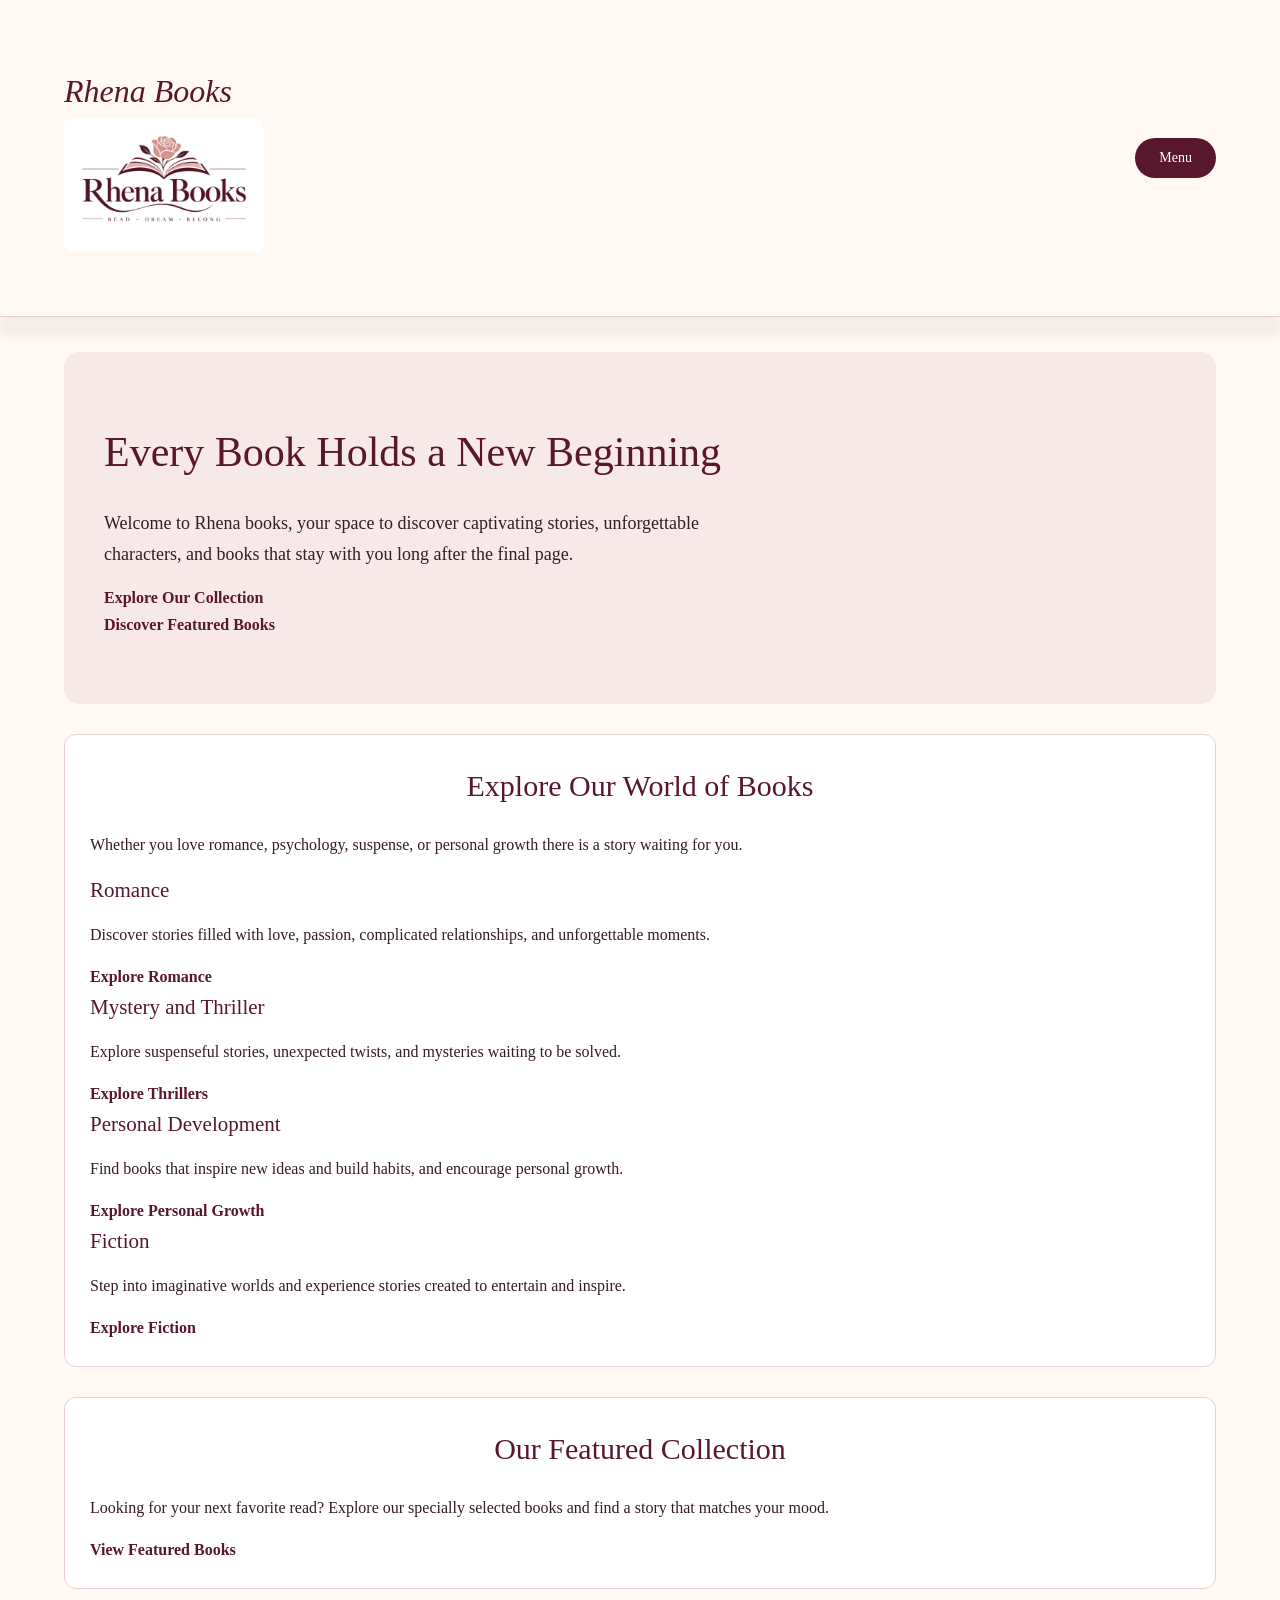
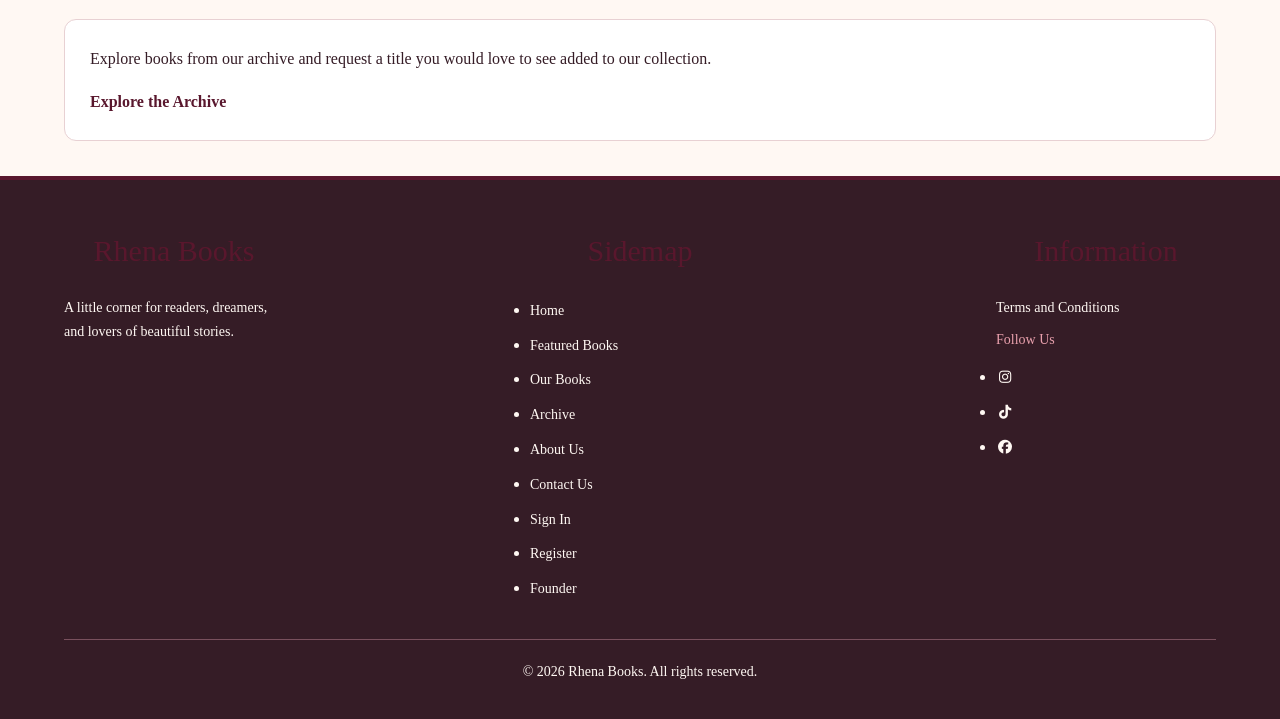
<file: index.html>
<!DOCTYPE html>
<html lang="en">
<head>
    <meta charset="UTF-8">
    <meta name="viewport" content="width=device-width, initial-scale=1.0">
    <link rel="stylesheet" href="assets/css/style.css">
    <link rel="stylesheet" href="assets/css/all.min.css">
    <title>Rhena Books</title>
</head>
<body>
    <!-- Hero Section -->
    <header>
        <a href="index.html">
            <h1>Rhena Books </h1>
            <img src="assets/images/logo.jpeg" alt="">
        </a>

        <!-- Hamburger button -->
        <button  id="menuButton" type="button">Menu</button>
        <div id="hamburger">
            <a href="index.html">Home</a>
            <a href="featured.html">Featured Books</a>
            <a href="product.html">Our Books</a>
            <a href="archive.html">Archive</a>
            <a href="about.html">About Us</a>
            <a href="contact.html">Contact Us</a>
            <a href="account.html">Sign In</a>
            <a href="register.html">Register</a>
            <a href="author.html">Founder</a>
        </div>
    </header>
    <main>
        <!-- Hero Section -->
        <section id="hero">
            <h2>Every Book Holds a New Beginning</h2>
            <p>Welcome to Rhena books, your space to discover captivating stories, unforgettable characters, and books that stay with you long after the final page.</p>
            <a href="product.html">Explore Our Collection</a><br>
            <a href="featured.html">Discover Featured Books</a>
        </section>

        <section id="categories">
            <h2>Explore Our World of Books</h2>
            <p>Whether you love romance, psychology, suspense, or personal growth there is a story waiting for you.</p>
            <article>
                <h3>Romance</h3>
                <p>Discover stories filled with love, passion, complicated relationships, and unforgettable moments.</p>
                <a href="product.html">Explore Romance</a>
            </article>

            <article>
                <h3>Mystery and Thriller</h3>
                <p>Explore suspenseful stories, unexpected twists, and mysteries waiting to be solved.</p>
                <a href="product.html">Explore Thrillers</a>
            </article>

            <article>
                <h3>Personal Development</h3>
                <p>Find books that inspire new ideas and build habits, and encourage personal growth.</p>
                <a href="product.html">Explore Personal Growth</a>
            </article>

            <article>
                <h3>Fiction</h3>
                <p>Step into imaginative worlds and experience stories created to entertain and inspire.</p>
                <a href="product.html">Explore Fiction</a>
            </article>

        </section>

        <section id="featured-introduction">
            <h2>Our Featured Collection</h2>
            <p>Looking for your next favorite read? Explore our specially selected books and find a story that matches your mood.</p>
            <a href="featured.html">View Featured Books</a>
        </section>

        <section id="archive">
            <p>Explore books from our archive and request a title you would love to see added to our collection.</p>
            <a href="archive.html">Explore the Archive</a>
        </section>
    </main>
    <footer>
        <div>
            <h2>Rhena Books</h2>
            <p>A little corner for readers, dreamers, and lovers of beautiful stories.</p>
        </div>
        
        <div>
            <h2>Sidemap</h2>
            <ul>
                <li><a href="index.html">Home</a></li> 
                <li><a href="featured.html">Featured Books</a></li>
                <li><a href="product.html">Our Books</a></li>
                <li><a href="archive.html">Archive</a></li>
                <li><a href="about.html">About Us</a></li>
                <li><a href="contact.html">Contact Us</a></li>
                <li><a href="account.html">Sign In</a></li>
                <li><a href="register.html">Register</a></li>
                <li><a href="author.html">Founder</a></li>
            </ul>
        </div>

        <div>
            <h2>Information</h2>
            <a href="term.html">Terms and Conditions</a>
            <h3>Follow Us</h3>
            <ul>
                <li><a href="https://www.instagram.com"><i class="fa-brands fa-instagram"></i></a></li>
                <li><a href="https://www.tiktok.com"><i class="fa-brands fa-tiktok"></i></a></li>
                <li><a href="https://www.facebook.com"><i class="fa-brands fa-facebook"></i></a></li>
            </ul>
        </div>
        <p>&copy; 2026 Rhena Books. All rights reserved. </p>
    </footer>
    <script src="assets/javascript/script.js"></script>
</body>
</html>
</file>
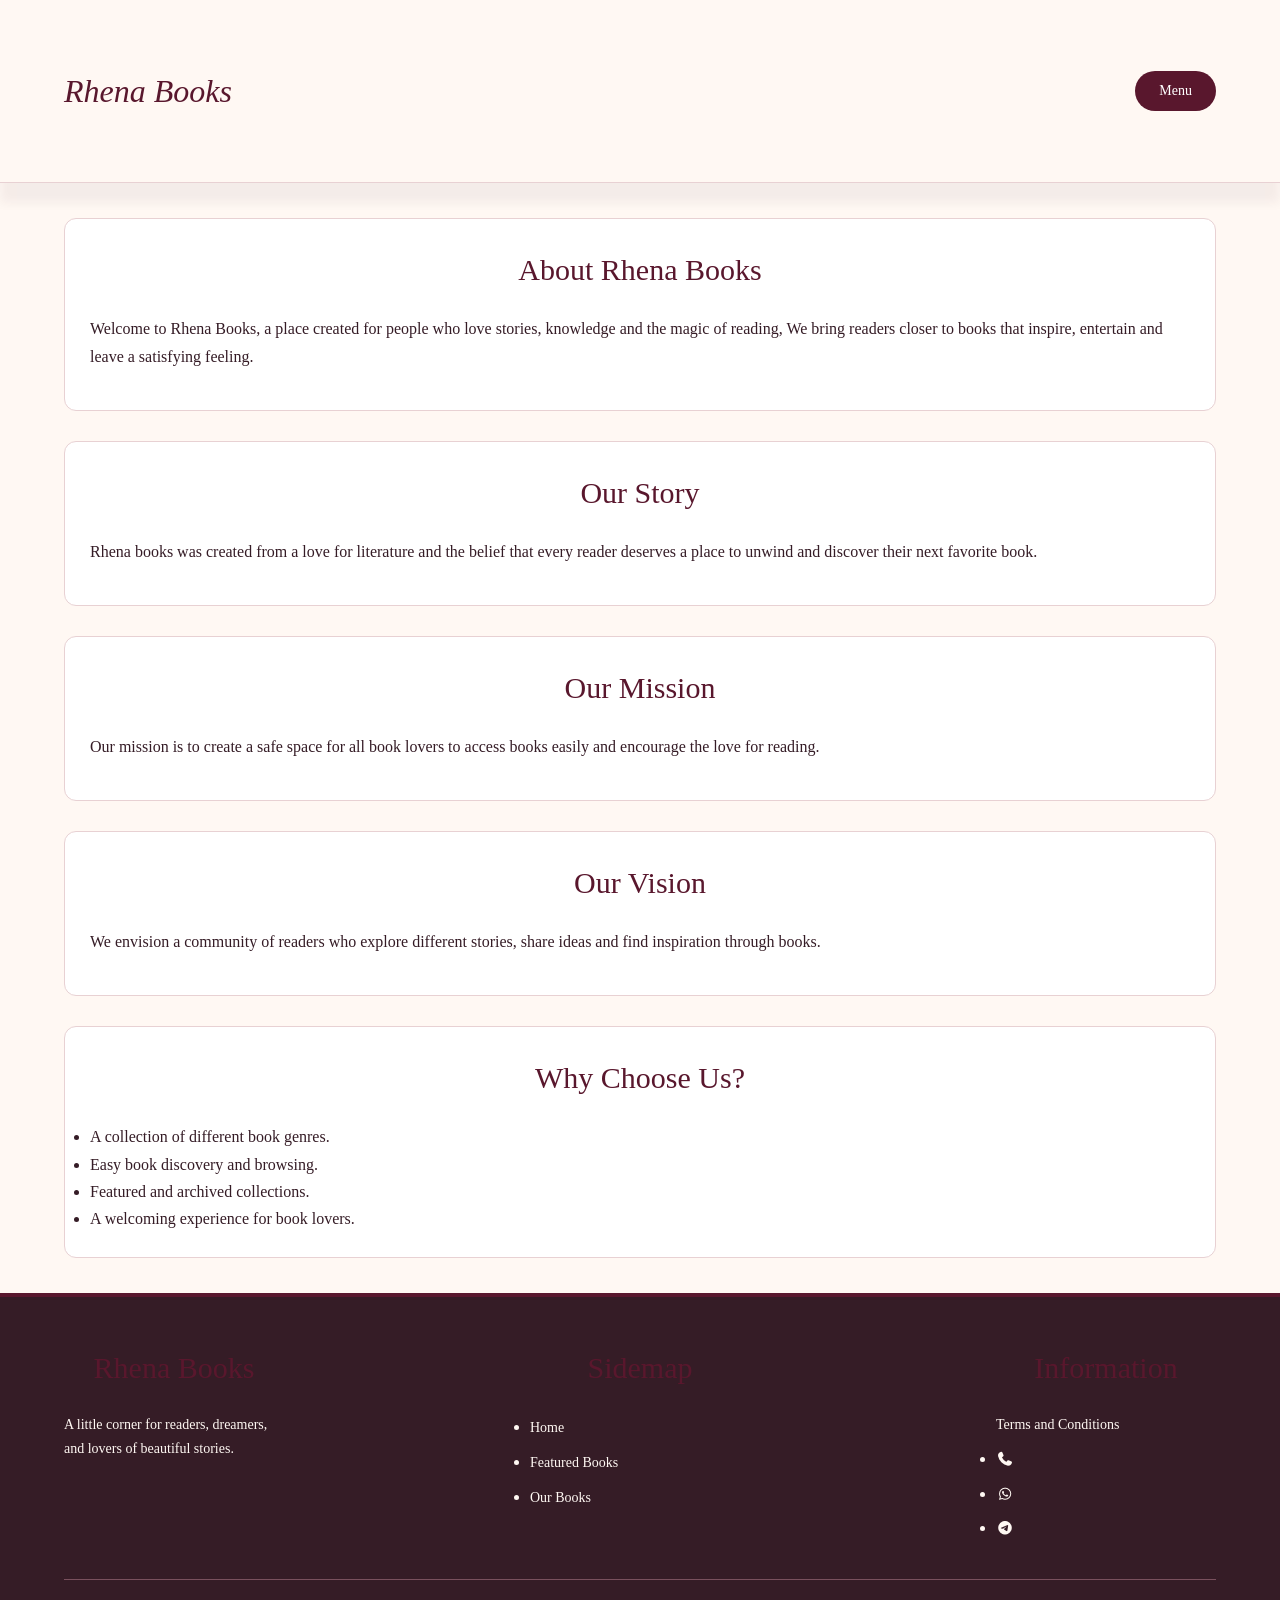
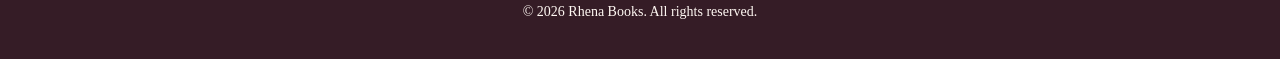
<file: about.html>
<!DOCTYPE html>
<html lang="en">
<head>
    <meta charset="UTF-8">
    <meta name="viewport" content="width=device-width, initial-scale=1.0">
    <link rel="stylesheet" href="assets/css/style.css">
    <link rel="stylesheet" href="assets/css/all.min.css">
    <title>About us</title>
</head>
<body>
    <header>
        <a href="index.html"><h1>Rhena Books</h1></a>

        <button  id="menuButton" type="button">Menu</button>
        <div id="hamburger">
            <a href="index.html">Home</a>
            <a href="featured.html">Featured Books</a>
            <a href="product.html">Our Books</a>
            <a href="archive.html">Archive</a>
            <a href="about.html">About Us</a>
            <a href="contact.html">Contact Us</a>
            <a href="account.html">Sign In</a>
            <a href="register.html">Register</a>
            <a href="author.html">Founder</a>
        </div>
    </header>
    <main>
        <section>
            <h2>About Rhena Books</h2>
            <p>
                Welcome to Rhena Books, a place created for people who love stories, knowledge and the magic of reading,
                We bring readers closer to books that inspire, entertain and leave a satisfying feeling.
            </p>
        </section>

        <section>
            <h2>Our Story</h2>
            <p>Rhena books was created from a love for literature and the belief that every reader deserves a  place to unwind and discover their next favorite book.</p>
        </section>

        <section>
            <h2>Our Mission</h2>
            <p>Our mission is to create a safe space for all book lovers to access books easily and encourage the love for reading.</p>
        </section>

        <section>
            <h2>Our Vision</h2>
            <p>We envision a community of readers who explore different stories, share ideas and find inspiration through books.</p>
        </section>

        <section>
            <h2>Why Choose Us?</h2>
            <ul>
                <li>A collection of different book genres.</li>
                <li>Easy book discovery and browsing.</li>
                <li>Featured and archived collections.</li>
                <li>A welcoming experience for book lovers.</li>
            </ul>
        </section>
    </main>
    <footer>
        <div>
            <h2>Rhena Books</h2>
            <p>A little corner for readers, dreamers, and lovers of beautiful stories.</p>
        </div>
        
        <div>
            <h2>Sidemap</h2>
            <ul>
                <li><a href="index.html">Home</a></li>
                <li><a href="featured.html">Featured Books</a></li>
                <li><a href="product.html">Our Books</a></li>
            </ul>
        </div>

        <div>
            <h2>Information</h2>
            <a href="term.html">Terms and Conditions</a>
            <ul>
                <li><a href="contact.html"><i class="fa-solid fa-phone"></i></a></li>
                <li><a href="#"><i class="fa-brands fa-whatsapp"></i></a></li>
                <li><a href="#"><i class="fa-brands fa-telegram"></i></a></li>
            </ul>
        </div>
        <p>&copy; 2026 Rhena Books. All rights reserved. </p>
    </footer>
    <script src="assets/javascript/script.js"></script>
</body>
</html>
</file>
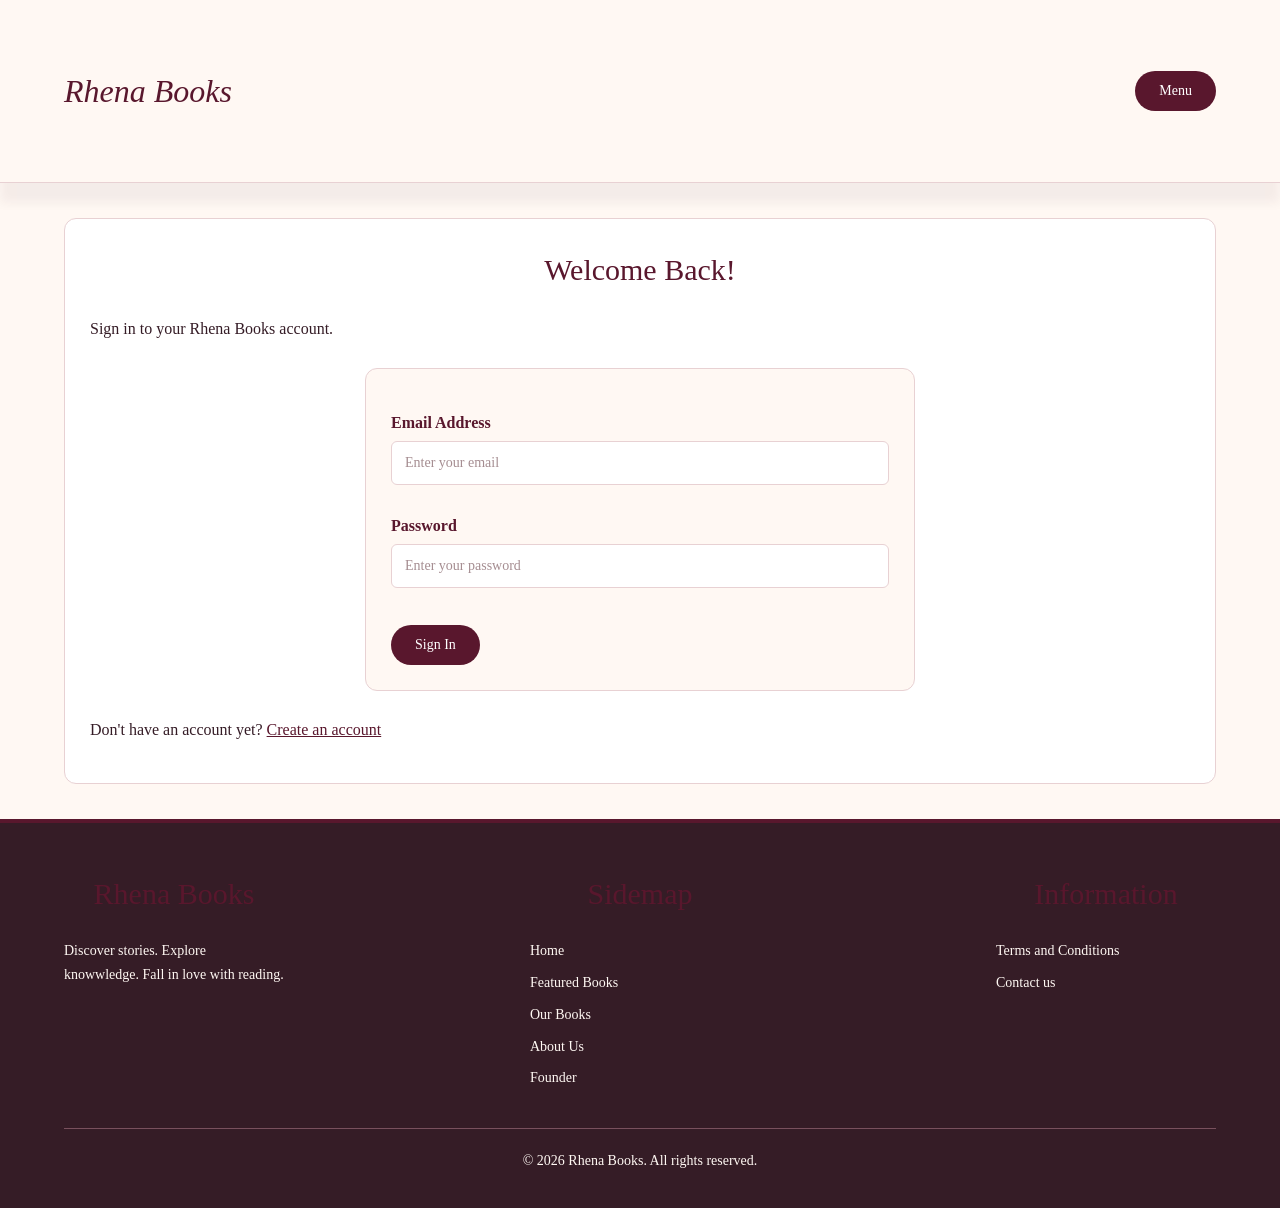
<file: account.html>
<!DOCTYPE html>
<html lang="en">
<head>
    <meta charset="UTF-8">
    <meta name="viewport" content="width=device-width, initial-scale=1.0">
    <link rel="stylesheet" href="assets/css/style.css">
    <link rel="stylesheet" href="assets/css/all.min.css">
    <title>Sign In</title>
</head>
<body>
    <header>
        <a href="index.html"><h1>Rhena Books</h1></a>

        <button  id="menuButton" type="button">Menu</button>
        <div id="hamburger">
            <a href="index.html">Home</a>
            <a href="featured.html">Featured Books</a>
            <a href="product.html">Our Books</a>
            <a href="archive.html">Archive</a>
            <a href="about.html">About Us</a>
            <a href="contact.html">Contact Us</a>
            <a href="account.html">Sign In</a>
            <a href="register.html">Register</a>
            <a href="author.html">Founder</a>
        </div>
    </header>

    <main>
        <section>
            <h2>Welcome Back!</h2>
            <p>Sign in to your Rhena Books account.</p>
            <form id="accountForm">
                <label for="accountEmail">Email Address</label>
                <input type="email" id="accountEmail" name="email" placeholder="Enter your email" required>
                <p id="accountEmailError"></p>

                <label for="accountPassword">Password</label>
                <input type="password" id="accountPassword" name="password" placeholder="Enter your password" required>
                <p id="accountPassError"></p>
                <button type="submit">Sign In</button>
            </form>
            <p>
                Don't have an account yet? <a href="register.html">Create an account</a>
            </p>
        </section>
    </main>
    <footer>
        <div>
            <h2>Rhena Books</h2>
            <p>Discover stories. Explore knowwledge. Fall in love with reading.</p>
        </div>
        
        <div>
            <h2>Sidemap</h2>
                <a href="index.html">Home</a>
                <a href="featured.html">Featured Books</a>
                <a href="product.html">Our Books</a>
                <a href="about.html">About Us</a>
                <a href="author.html">Founder</a>

        </div>

        <div>
            <h2>Information</h2>
            <a href="term.html">Terms and Conditions</a>
            <a href="contact.html">Contact us</a>
        </div>
        <p>&copy; 2026 Rhena Books. All rights reserved. </p>
    </footer>
    <script src="assets/javascript/script.js"></script>
</body>
</html>
</file>
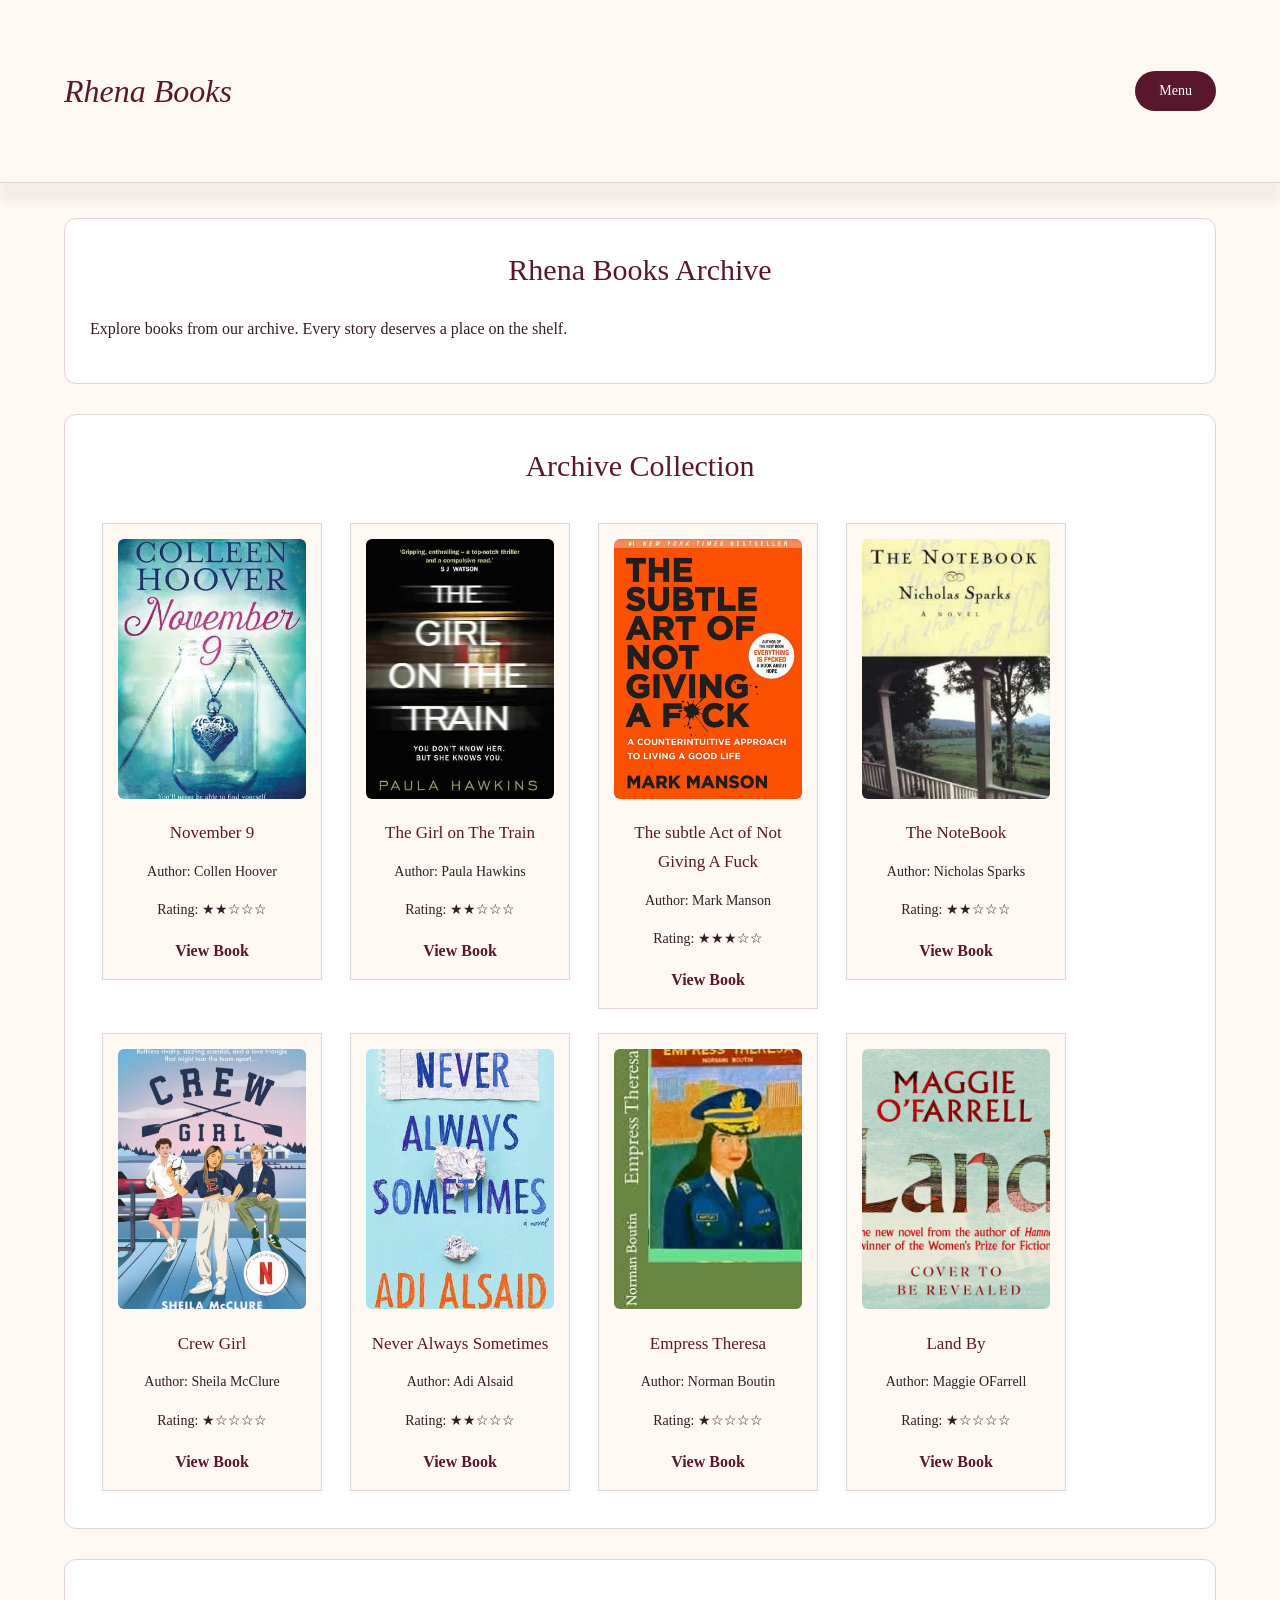
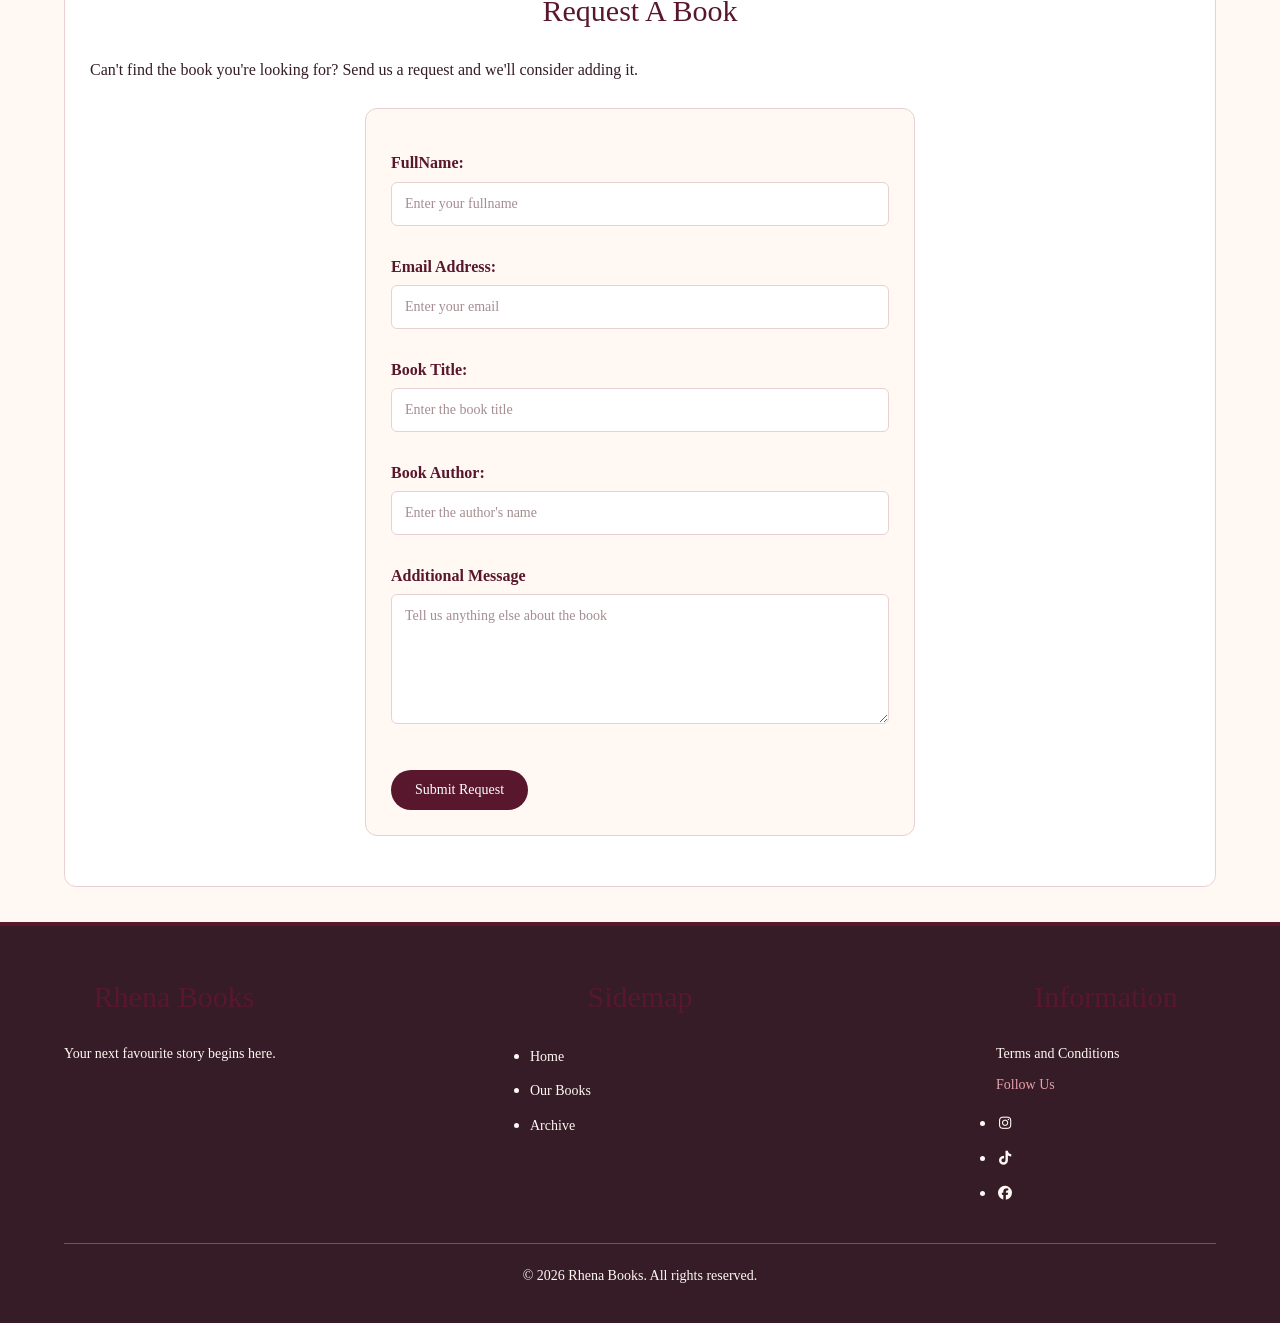
<file: archive.html>
<!DOCTYPE html>
<html lang="en">
<head>
    <meta charset="UTF-8">
    <meta name="viewport" content="width=device-width, initial-scale=1.0">
    <link rel="stylesheet" href="assets/css/all.min.css">
    <link rel="stylesheet" href="assets/css/style.css">
    <title>Archive</title>
</head>
<body>
    <header>
        <a href="index.html"><h1>Rhena Books</h1></a>

        <!-- Hamburger button -->
        <button  id="menuButton" type="button">Menu</button>
        <div id="hamburger">
            <a href="index.html">Home</a>
            <a href="featured.html">Featured Books</a>
            <a href="product.html">Our Books</a>
            <a href="archive.html">Archive</a>
            <a href="about.html">About Us</a>
            <a href="contact.html">Contact Us</a>
            <a href="account.html">Sign In</a>
            <a href="register.html">Register</a>
            <a href="author.html">Founder</a>
        </div>
    </header>
    <main>
        <section>
            <h2>Rhena Books Archive</h2>
            <p>Explore books from our archive. Every story deserves a place on the shelf.</p>
        </section>

        <section id="archivedBooks">
            <h2>Archive Collection</h2>

            <article class="book">
                <img src="assets/images/november.jpeg" width="150" alt="">
                <h3>November 9</h3>
                <p>Author: Collen Hoover</p>
                <p>Rating: ★★☆☆☆</p>
                <a href="#">View Book</a>
            </article>

            <article class="book">
                <img src="assets/images/girl-on-the-train.jpeg" width="150" alt="">
                <h3>The Girl on The Train</h3>
                <p>Author: Paula Hawkins</p>
                <p>Rating: ★★☆☆☆</p>
                <a href="#">View Book</a>
            </article>

            <article class="book">
                <img src="assets/images/subtle-act.jpeg" width="150" alt="">
                <h3>The subtle Act of Not Giving A Fuck</h3>
                <p>Author: Mark Manson</p>
                <p>Rating: ★★★☆☆</p>
                <a href="#">View Book</a>
            </article>

            <article class="book">
                <img src="assets/images/notebook.jpeg" width="150" alt="">
                <h3>The NoteBook</h3>
                <p>Author: Nicholas Sparks</p>
                <p>Rating: ★★☆☆☆</p>
                <a href="#">View Book</a>
            </article>

            <article class="book">
                <img src="assets/images/PDF-EPUB-Crew-Girl-by-Sheila-McClure-Download.jpg" width="150" alt="">
                <h3>Crew Girl</h3>
                <p>Author: Sheila McClure</p>
                <p>Rating: ★☆☆☆☆</p>
                <a href="#">View Book</a>
            </article>

            <article class="book">
                <img src="assets/images/never-always.jpeg" width="150" alt="">
                <h3>Never Always Sometimes</h3>
                <p>Author: Adi Alsaid</p>
                <p>Rating: ★★☆☆☆</p>
                <a href="#">View Book</a>
            </article>

            <article class="book">
                <img src="assets/images/empress-theresa.jpeg" width="150" alt="">
                <h3>Empress Theresa</h3>
                <p>Author: Norman Boutin</p>
                <p>Rating: ★☆☆☆☆</p>
                <a href="#">View Book</a>
            </article>

            <article class="book">
                <img src="assets/images/PDF-EPUB-Land-by-Maggie-OFarrell-Download.jpg" width="150" alt="">
                <h3>Land By</h3>
                <p>Author: Maggie OFarrell</p>
                <p>Rating: ★☆☆☆☆</p>
                <a href="#">View Book</a>
            </article>
        </section>

        <section id="bookRequest">
            <h2>Request A Book</h2>
            <p>Can't find the book you're looking for? Send us a request and we'll consider adding it.</p>

            <form method="post" action="https://formspree.io/f/xoeerbvd" >
                <label for="requestName">FullName:</label>
                <input type="text" id="requestName" name="name" placeholder="Enter your fullname" required>
                <p id="requestNameError" class="error-message"></p>

                <label for="requestEmail">Email Address:</label>
                <input type="email" id="requestEmail" name="email" placeholder="Enter your email" required>
                <p id="requestEmailError" class="error-message"></p>

                <label for="bookTitle">Book Title:</label>
                <input type="text" id="bookTitle" name="book_title" placeholder="Enter the book title" required>
                <p id="bookTitleError" class="error-message"></p>

                <label for="bookAuthor">Book Author:</label>
                <input type="text" id="bookAuthor" name="book_Author" placeholder="Enter the author's name">
                <p id="bookAuthorError" class="error-message"></p>

                <label for="requestMessage">Additional Message</label>
                <textarea name="message" id="requestMessage" placeholder="Tell us anything else about the book" rows="5"></textarea>
                <p id="requestMessageError" class="error-message"></p>
                
                <button type="submit">Submit Request</button>
            </form>
        </section> 
    </main>
 
    <footer>
            <div>
                <h2>Rhena Books</h2>
                <p>Your next favourite story begins here.</p>
            </div>

            <div>
                <h2>Sidemap</h2>
                <ul>
                    <li><a href="index.html">Home</a></li>
                    <li><a href="product.html">Our Books</a></li>
                    <li><a href="archive.html">Archive</a></li>
                </ul>
            </div>

            <div>
                <h2>Information</h2>
                <a href="term.html">Terms and Conditions</a>
                <h3>Follow Us</h3>
                <ul>
                    <li><a href="https://www.instagram.com"><i class="fa-brands fa-instagram"></i></a></li>
                    <li><a href="https://www.tiktok.com"><i class="fa-brands fa-tiktok"></i></a></li>
                    <li><a href="https://www.facebook.com"><i class="fa-brands fa-facebook"></i></a></li>
                </ul>
            </div>
            <p>&copy; 2026 Rhena Books. All rights reserved. </p>
    </footer>
    <script src="assets/javascript/script.js"></script>
</body>
</html>
</file>
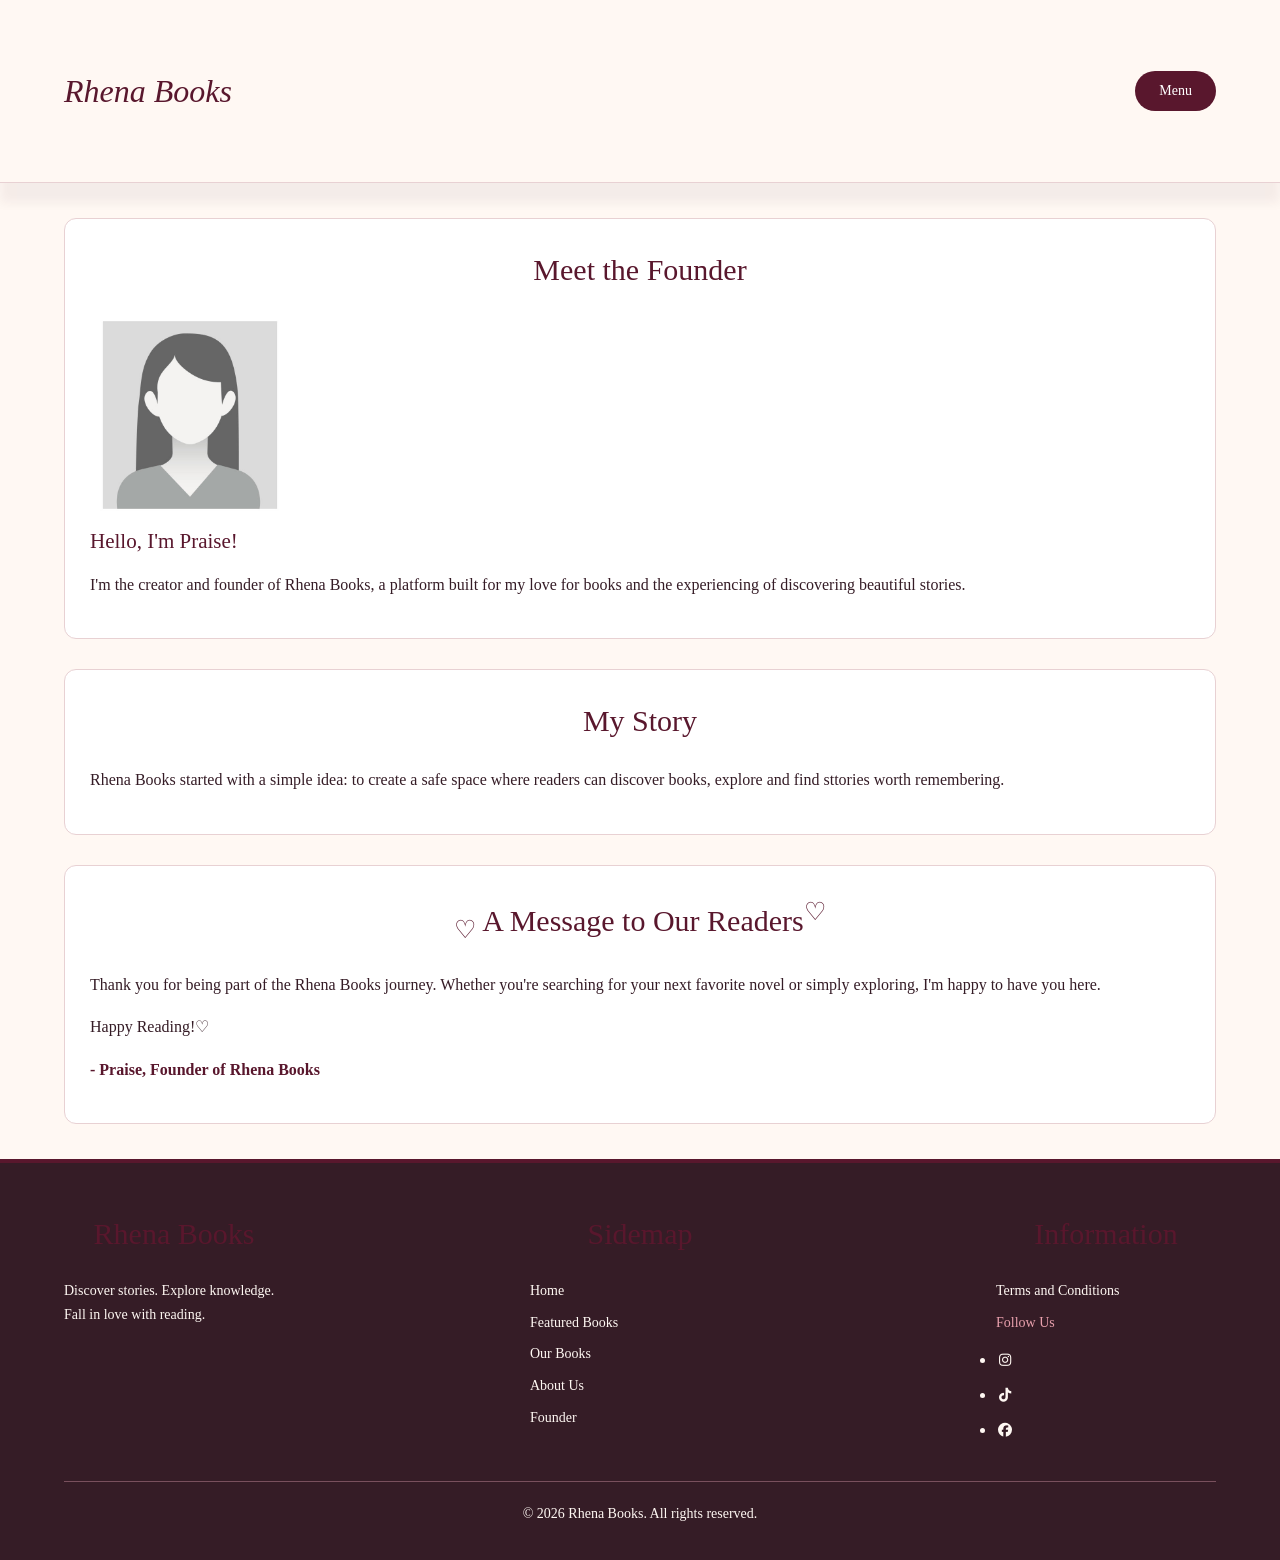
<file: author.html>
<!DOCTYPE html>
<html lang="en">
<head>
    <meta charset="UTF-8">
    <meta name="viewport" content="width=device-width, initial-scale=1.0">
    <link rel="stylesheet" href="assets/css/all.min.css">
    <link rel="stylesheet" href="assets/css/style.css">
    <title>Author</title>
</head>
<body>
    <header>
        <a href="index.html"><h1>Rhena Books</h1></a>

        <!-- Hamburger button -->
        <button  id="menuButton" type="button">Menu</button>
        <div id="hamburger">
            <a href="index.html">Home</a>
            <a href="featured.html">Featured Books</a>
            <a href="product.html">Our Books</a>
            <a href="archive.html">Archive</a>
            <a href="about.html">About Us</a>
            <a href="contact.html">Contact Us</a>
            <a href="account.html">Sign In</a>
            <a href="register.html">Register</a>
        </div>
    </header>

    <main>
        <section>
            <h2>Meet the Founder</h2>
            <img src="assets/images/me.jpeg" width="200" alt="">
            <h3>Hello, I'm Praise!</h3>
            <p>I'm the creator and founder of Rhena Books, a platform built for my love for books and the experiencing of discovering beautiful stories.</p>
        </section>

        <section>
            <h2>My Story</h2>
            <p>Rhena Books started with a simple idea: to create a safe space where readers can discover books, explore and find sttories worth remembering.</p>
        </section>

        <section>
            <h2><sub>♡</sub> A Message to Our Readers<sup>♡</sup></h2>
            <p>
                Thank you for being part of the Rhena Books journey. Whether you're searching for your next favorite novel or simply exploring, I'm happy to have you here. 
            </p>
            <p>Happy Reading!♡</p>
            <p><strong>- Praise, Founder of Rhena Books</strong></p>
        </section>
    </main>

      <footer>
        <div>
            <h2>Rhena Books</h2>
            <p>Discover stories. Explore knowledge. Fall in love with reading.</p>
        </div>
        
        <div>
            <h2>Sidemap</h2>
                <a href="index.html">Home</a>
                <a href="featured.html">Featured Books</a>
                <a href="product.html">Our Books</a>
                <a href="about.html">About Us</a>
                <a href="author.html">Founder</a>

        </div>

        <div>
            <h2>Information</h2>
            <a href="term.html">Terms and Conditions</a>
            <h3>Follow Us</h3>
            <ul>
                <li><a href="https://www.instagram.com"><i class="fa-brands fa-instagram"></i></a></li>
                <li><a href="https://www.tiktok.com"><i class="fa-brands fa-tiktok"></i></a></li>
                <li><a href="https://www.facebook.com"><i class="fa-brands fa-facebook"></i></a></li>
            </ul>
        </div>
        <p>&copy; 2026 Rhena Books. All rights reserved. </p>
    </footer>
    <script src="assets/javascript/script.js"></script>
</body>
</html>
</file>
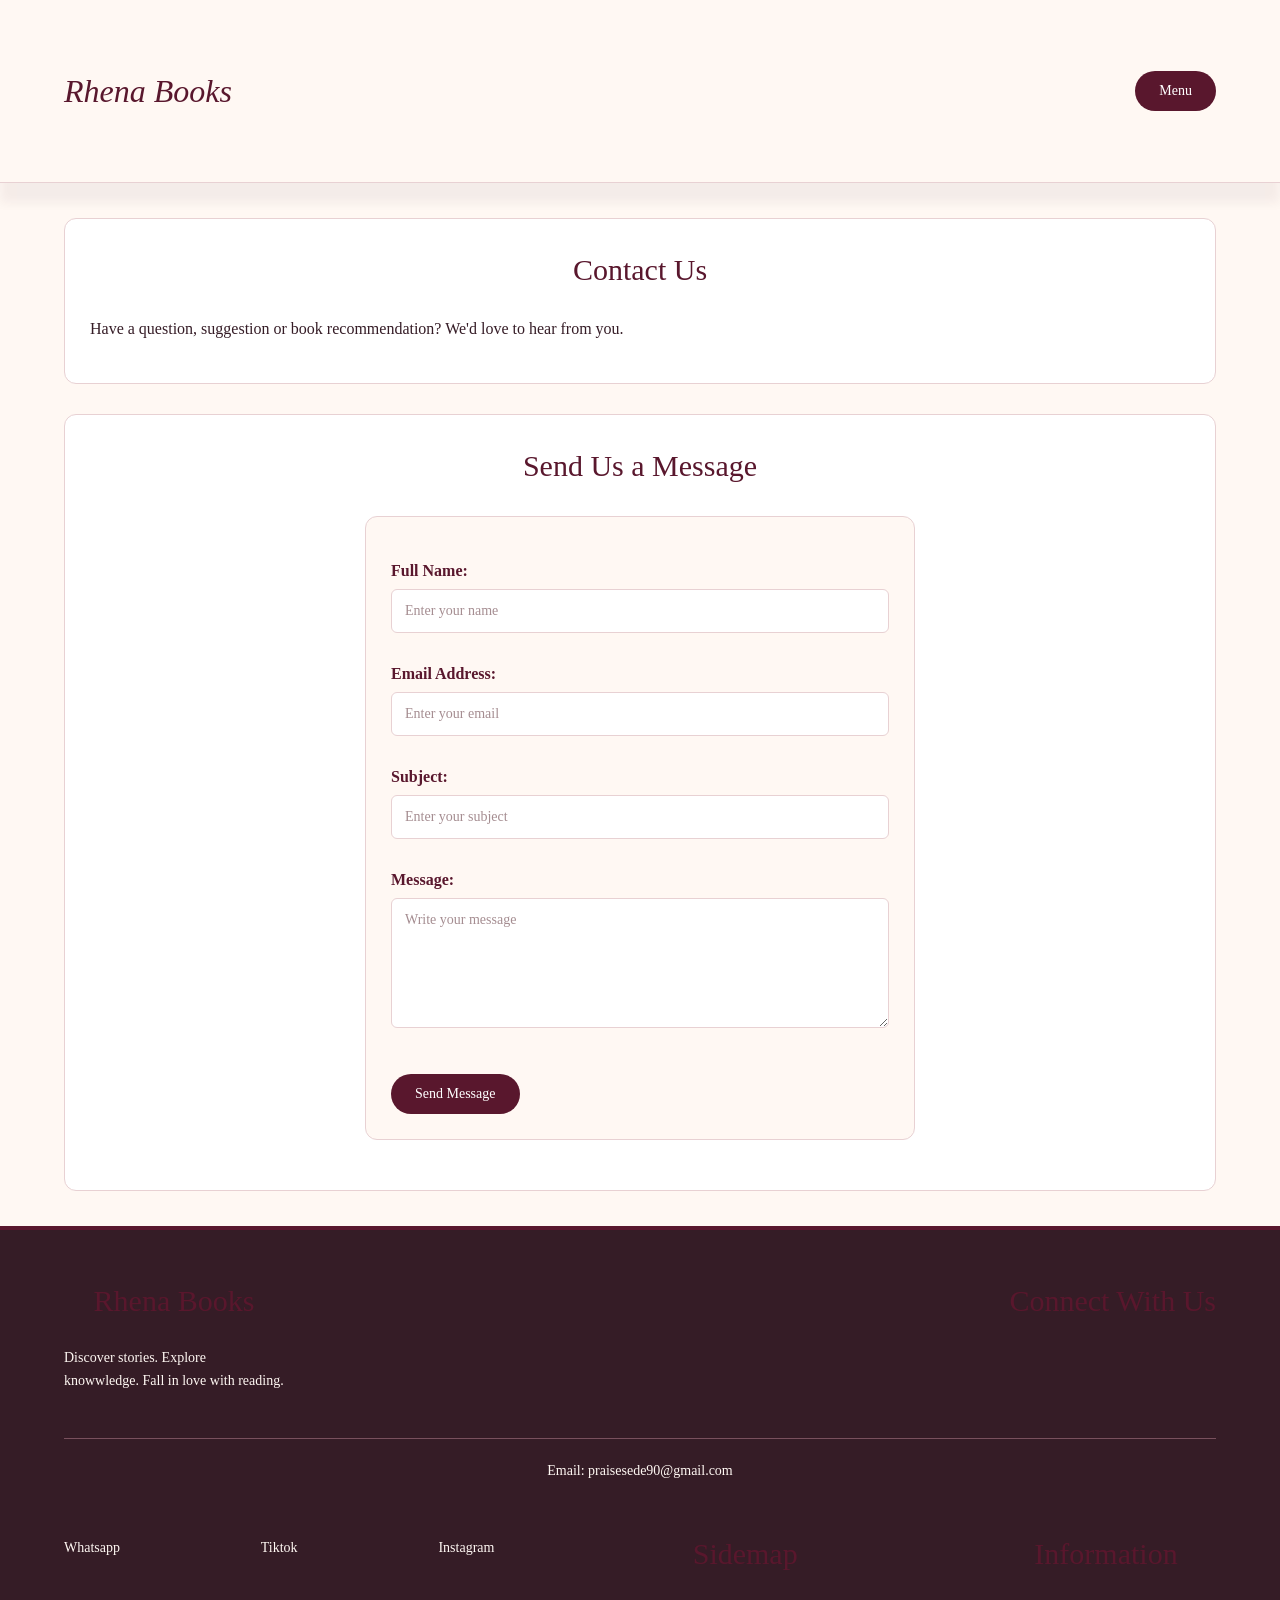
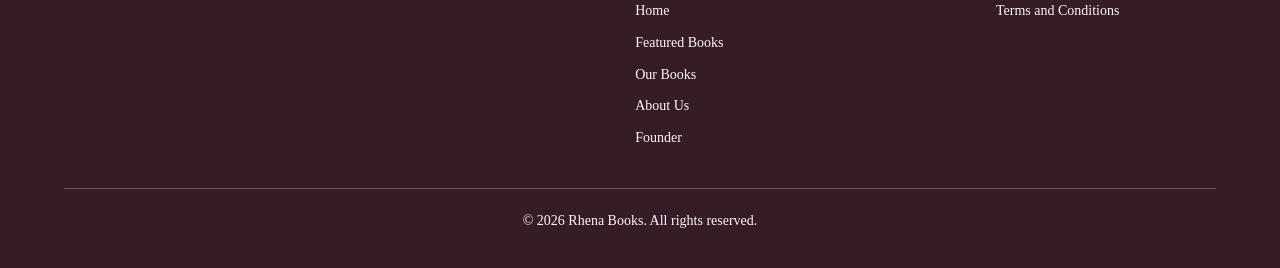
<file: contact.html>
<!DOCTYPE html>
<html lang="en">
<head>
    <meta charset="UTF-8">
    <meta name="viewport" content="width=device-width, initial-scale=1.0">
    <link rel="stylesheet" href="assets/css/all.min.css">
    <link rel="stylesheet" href="assets/css/style.css">
    <title>Contact us</title>
</head>
<body>
    <header>
        <a href="index.html"><h1>Rhena Books</h1></a>

        <button  id="menuButton" type="button">Menu</button>
        <div id="hamburger">
            <a href="index.html">Home</a>
            <a href="featured.html">Featured Books</a>
            <a href="product.html">Our Books</a>
            <a href="archive.html">Archive</a>
            <a href="about.html">About Us</a>
            <a href="contact.html">Contact Us</a>
            <a href="account.html">Sign In</a>
            <a href="register.html">Register</a>
            <a href="author.html">Founder</a>
        </div>
    </header>

    <main>
        <section>
            <h2>Contact Us</h2>
            <p>Have a question, suggestion or book recommendation? We'd love to hear from you.</p>
        </section>

        <section>
            <h2>Send Us a Message</h2>
            <form action="https://formspree.io/f/xoeerbvd" method="post">
                <label for="name">Full Name:</label>
                <input type="text" id="name" name="name" placeholder="Enter your name" required>
                <p id="contactName" class="contactNameError"></p>

                <label for="email">Email Address:</label>
                <input type="email" id="email" name="email" placeholder="Enter your email" required>
                <p id="contactEmail" class="contactEmailError"></p>

                <label for="subject">Subject:</label>
                <input type="text" id="subject" name="subject" placeholder="Enter your subject" required>
                <p id="contactSubject" class="contactSubjectError"></p>

                <label for="message">Message:</label>
                <textarea  id="message" name="message" placeholder="Write your message" required></textarea>
                <p id="contactMessage" class="contactMessageError"></p>
                <button type="submit">Send Message</button>
            </form>
        </section>
    </main>

    <footer>
        <div>
            <h2>Rhena Books</h2>
            <p>Discover stories. Explore knowwledge. Fall in love with reading.</p>
        </div>
        
            <h2>Connect With Us</h2>
            <p>Email: praisesede90@gmail.com</p>
            <a href="#">Whatsapp</a>
            <a href="#">Tiktok</a>
            <a href="#">Instagram</a>
        
        <div>
            <h2>Sidemap</h2>
                <a href="index.html">Home</a>
                <a href="featured.html">Featured Books</a>
                <a href="product.html">Our Books</a>
                <a href="about.html">About Us</a>
                <a href="author.html">Founder</a>
        </div>

        <div>
            <h2>Information</h2>
            <a href="term.html">Terms and Conditions</a>
        </div>
        <p>&copy; 2026 Rhena Books. All rights reserved. </p>
    </footer>
    <script src="assets/javascript/script.js"></script>
</body>
</html>
</file>
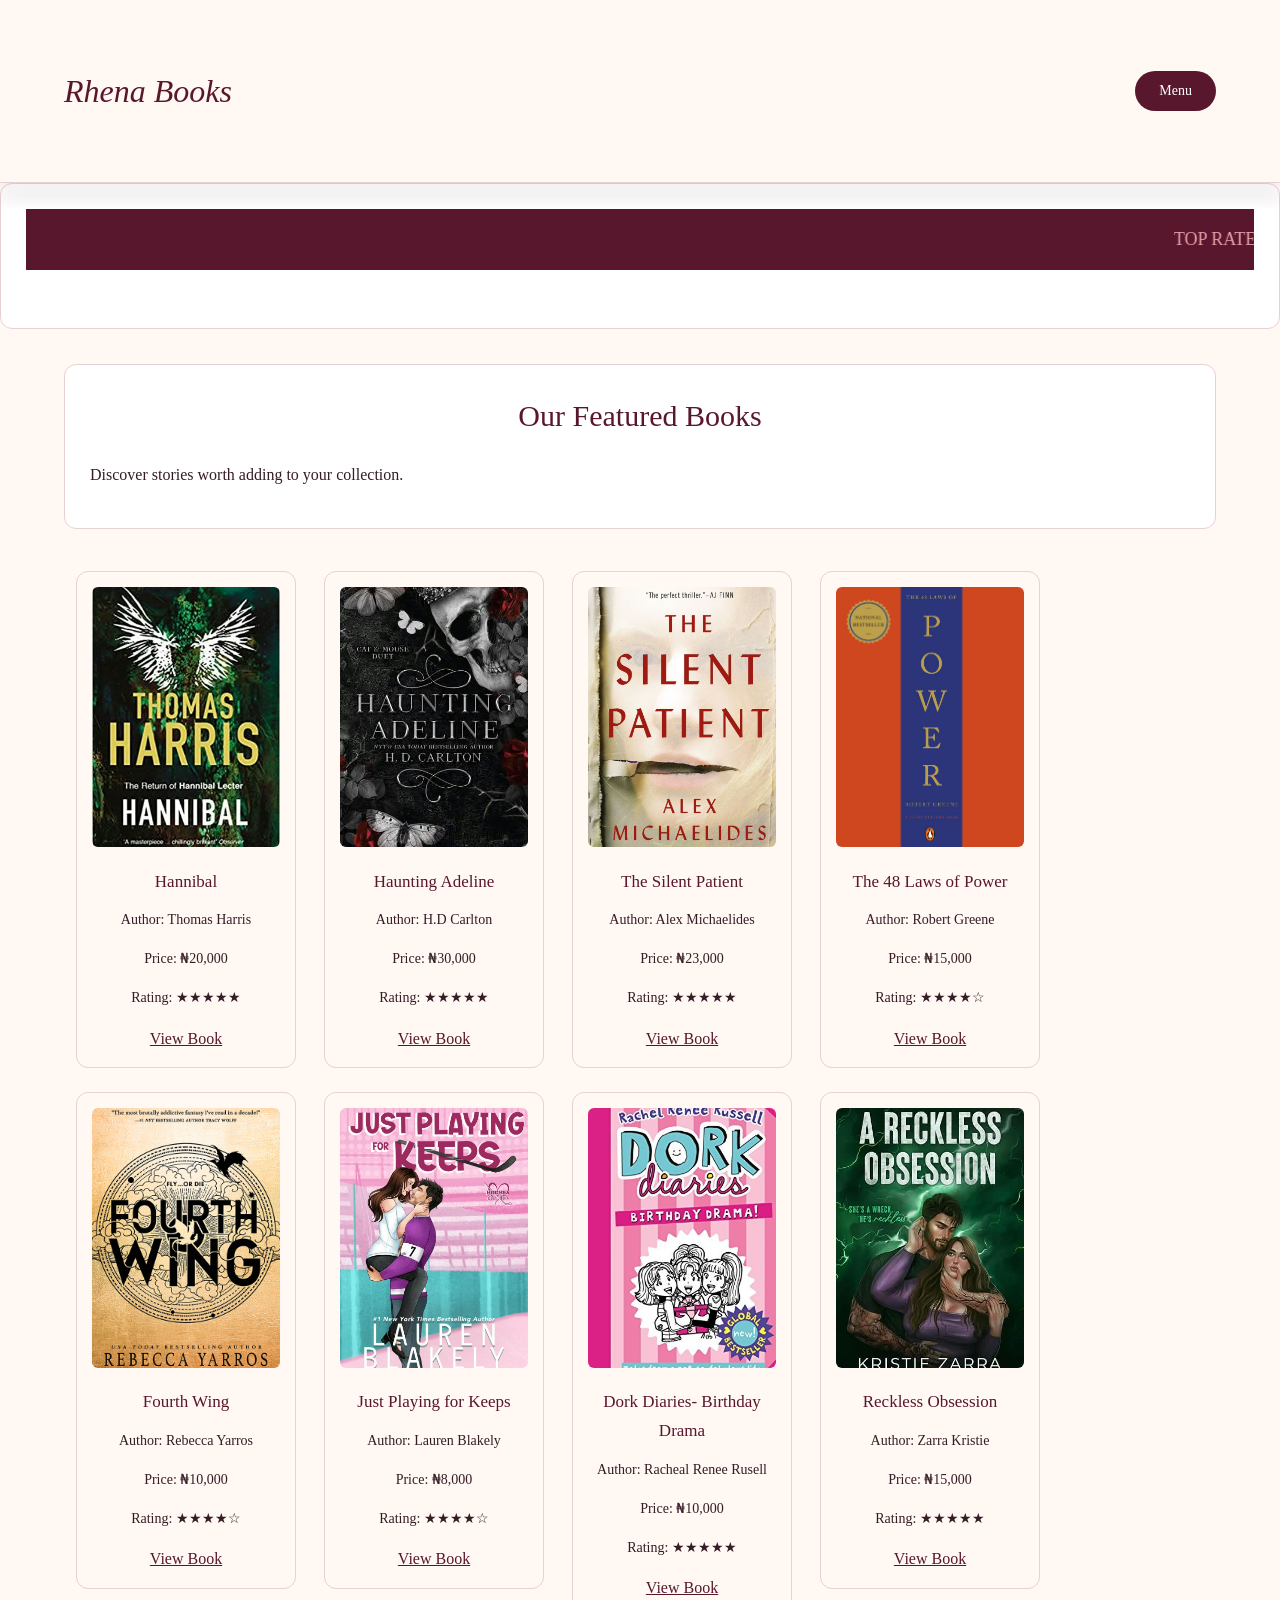
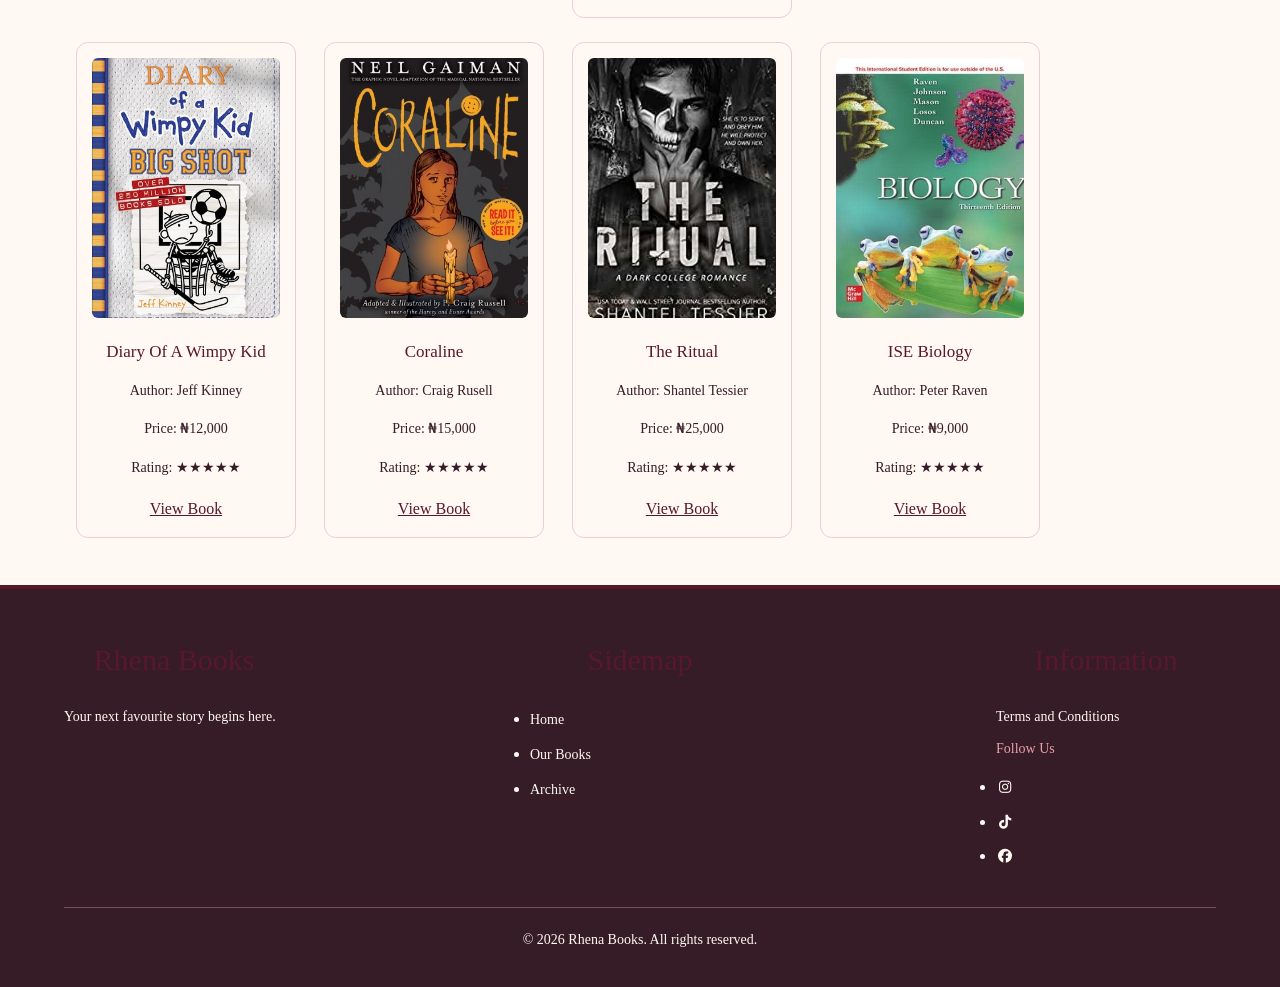
<file: featured.html>
<!DOCTYPE html>
<html lang="en">
<head>
    <meta charset="UTF-8">
    <meta name="viewport" content="width=device-width, initial-scale=1.0">
    <link rel="stylesheet" href="assets/css/all.min.css">
    <link rel="stylesheet" href="assets/css/style.css">

    <title>Rhena Books</title>
</head>
<body>
    <header>
        <h1>Rhena Books</h1>
        <button  id="menuButton" type="button">Menu</button>
        <div id="hamburger">
            <a href="index.html">Home</a>
            <a href="featured.html">Featured Books</a>
            <a href="product.html">Our Books</a> 
            <a href="archive.html">Archive</a>
            <a href="about.html">About Us</a>
            <a href="contact.html">Contact Us</a>
            <a href="account.html">Sign In</a>
            <a href="register.html">Register</a>
            <a href="author.html">Founder</a>
        </div>
    </header>
    <section>
        <marquee behavior="scroll" direction="left">
            TOP RATED BOOKS:
            Haunting Adeline,
            Hannibal,
            48 Laws of Power,
            Fourth Wing,
            The Ritual
        </marquee>
    </section>

    <main>
        <section>
            <h2>Our Featured Books</h2>
            <p>Discover stories worth adding to your collection.</p>
        </section>

        <section class="book">
            <img src="assets/images/hannibal.jpeg" width="150" alt="">
            <h3>Hannibal</h3>
            <p>Author: Thomas Harris</p>
            <p>Price: ₦20,000</p>
            <p>Rating: ★★★★★</p>
            <a href="#">View Book</a>
        </section>

        <section class="book">
            <img src="assets/images/hauntingAdeline.jpeg" width="150" alt="">
            <h3>Haunting Adeline</h3>
            <p>Author: H.D Carlton</p>
            <p>Price: ₦30,000</p>
            <p>Rating: ★★★★★</p>
            <a href="#">View Book</a>
        </section>

        <section class="book">
            <img src="assets/images/silent.jpeg" width="150" alt="">
            <h3>The Silent Patient</h3>
            <p>Author: Alex Michaelides</p>
            <p>Price: ₦23,000</p>
            <p>Rating: ★★★★★</p>
            <a href="#">View Book</a>
        </section>

        <section class="book">
            <img src="assets/images/laws.jpeg" width="150" alt="">
            <h3>The 48 Laws of Power</h3>
            <p>Author: Robert Greene</p>
            <p>Price: ₦15,000</p>
            <p>Rating: ★★★★☆</p>
            <a href="#">View Book</a>
        </section>

        <section class="book">
            <img src="assets/images/fourthwing.jpeg" width="150" alt="">
            <h3>Fourth Wing</h3>
            <p>Author: Rebecca Yarros</p>
            <p>Price: ₦10,000</p>
            <p>Rating: ★★★★☆</p>
            <a href="#">View Book</a>
        </section>

        <section class="book">
            <img src="assets/images/justplaying.jpeg" width="150" alt="">
            <h3>Just Playing for Keeps </h3>
            <p>Author: Lauren Blakely</p>
            <p>Price: ₦8,000</p>
            <p>Rating: ★★★★☆</p>
            <a href="#">View Book</a>
        </section>

        <section class="book">
            <img src="assets/images/PDF-EPUB-Dork-Diaries-Birthday-Drama-by-Rachel-Renee-Russell-Download.jpg" width="150" alt="">
            <h3>Dork Diaries- Birthday Drama</h3>
            <p>Author: Racheal Renee Rusell</p>
            <p>Price: ₦10,000</p>
            <p>Rating: ★★★★★</p>
            <a href="#">View Book</a>
        </section>

        <section class="book">
            <img src="assets/images/reckless.jpeg" width="150" alt="">
            <h3>Reckless Obsession</h3>
            <p>Author: Zarra Kristie</p>
            <p>Price: ₦15,000</p>
            <p>Rating: ★★★★★</p>
            <a href="#">View Book</a>
        </section>

        <section class="book">
            <img src="assets/images/PDF-EPUB-Big-Shot-Diary-of-a-Wimpy-Kid-16-by-Jeff-Kinney-Download.jpg" width="150" alt="">
            <h3>Diary Of A Wimpy Kid</h3>
            <p>Author: Jeff Kinney</p>
            <p>Price: ₦12,000</p>
            <p>Rating: ★★★★★</p>
            <a href="#">View Book</a>
        </section>

        <section class="book">
            <img src="assets/images/PDF-EPUB-Coraline-The-Graphic-Novel-by-P.-Craig-Russell-Download.jpg" width="150" alt="">
            <h3>Coraline</h3>
            <p>Author: Craig Rusell</p>
            <p>Price: ₦15,000</p>
            <p>Rating: ★★★★★</p>
            <a href="#">View Book</a>
        </section>

        <section class="book">
            <img src="assets/images/ritual.jpeg" width="150" alt="">
            <h3>The Ritual</h3>
            <p>Author: Shantel Tessier</p>
            <p>Price: ₦25,000</p>
            <p>Rating: ★★★★★</p>
            <a href="#">View Book</a>
        </section>

        <section class="book">
            <img src="assets/images/PDF-EPUB-ISE-Biology-by-Peter-H.-Raven-Download.jpg" width="150" alt="">
            <h3>ISE Biology</h3>
            <p>Author: Peter Raven</p>
            <p>Price: ₦9,000</p>
            <p>Rating: ★★★★★</p>
            <a href="#">View Book</a>
        </section>
    </main>

    <footer>
        <div>
            <h2>Rhena Books</h2>
            <p>Your next favourite story begins here.</p>
        </div>

        <div>
            <h2>Sidemap</h2>
            <ul>
                <li><a href="index.html">Home</a></li>
                <li><a href="product.html">Our Books</a></li>
                <li><a href="archive.html">Archive</a></li>
            </ul>
        </div>

        <div>
            <h2>Information</h2>
            <a href="term.html">Terms and Conditions</a>
            <h3>Follow Us</h3>
            <ul>
                <li><a href="https://www.instagram.com"><i class="fa-brands fa-instagram"></i></a></li>
                <li><a href="https://www.tiktok.com"><i class="fa-brands fa-tiktok"></i></a></li>
                <li><a href="https://www.facebook.com"><i class="fa-brands fa-facebook"></i></a></li>
            </ul>
        </div>
        <p>&copy; 2026 Rhena Books. All rights reserved. </p>
    </footer>
    <script src="assets/javascript/script.js"></script>
</body>
</html>
</file>
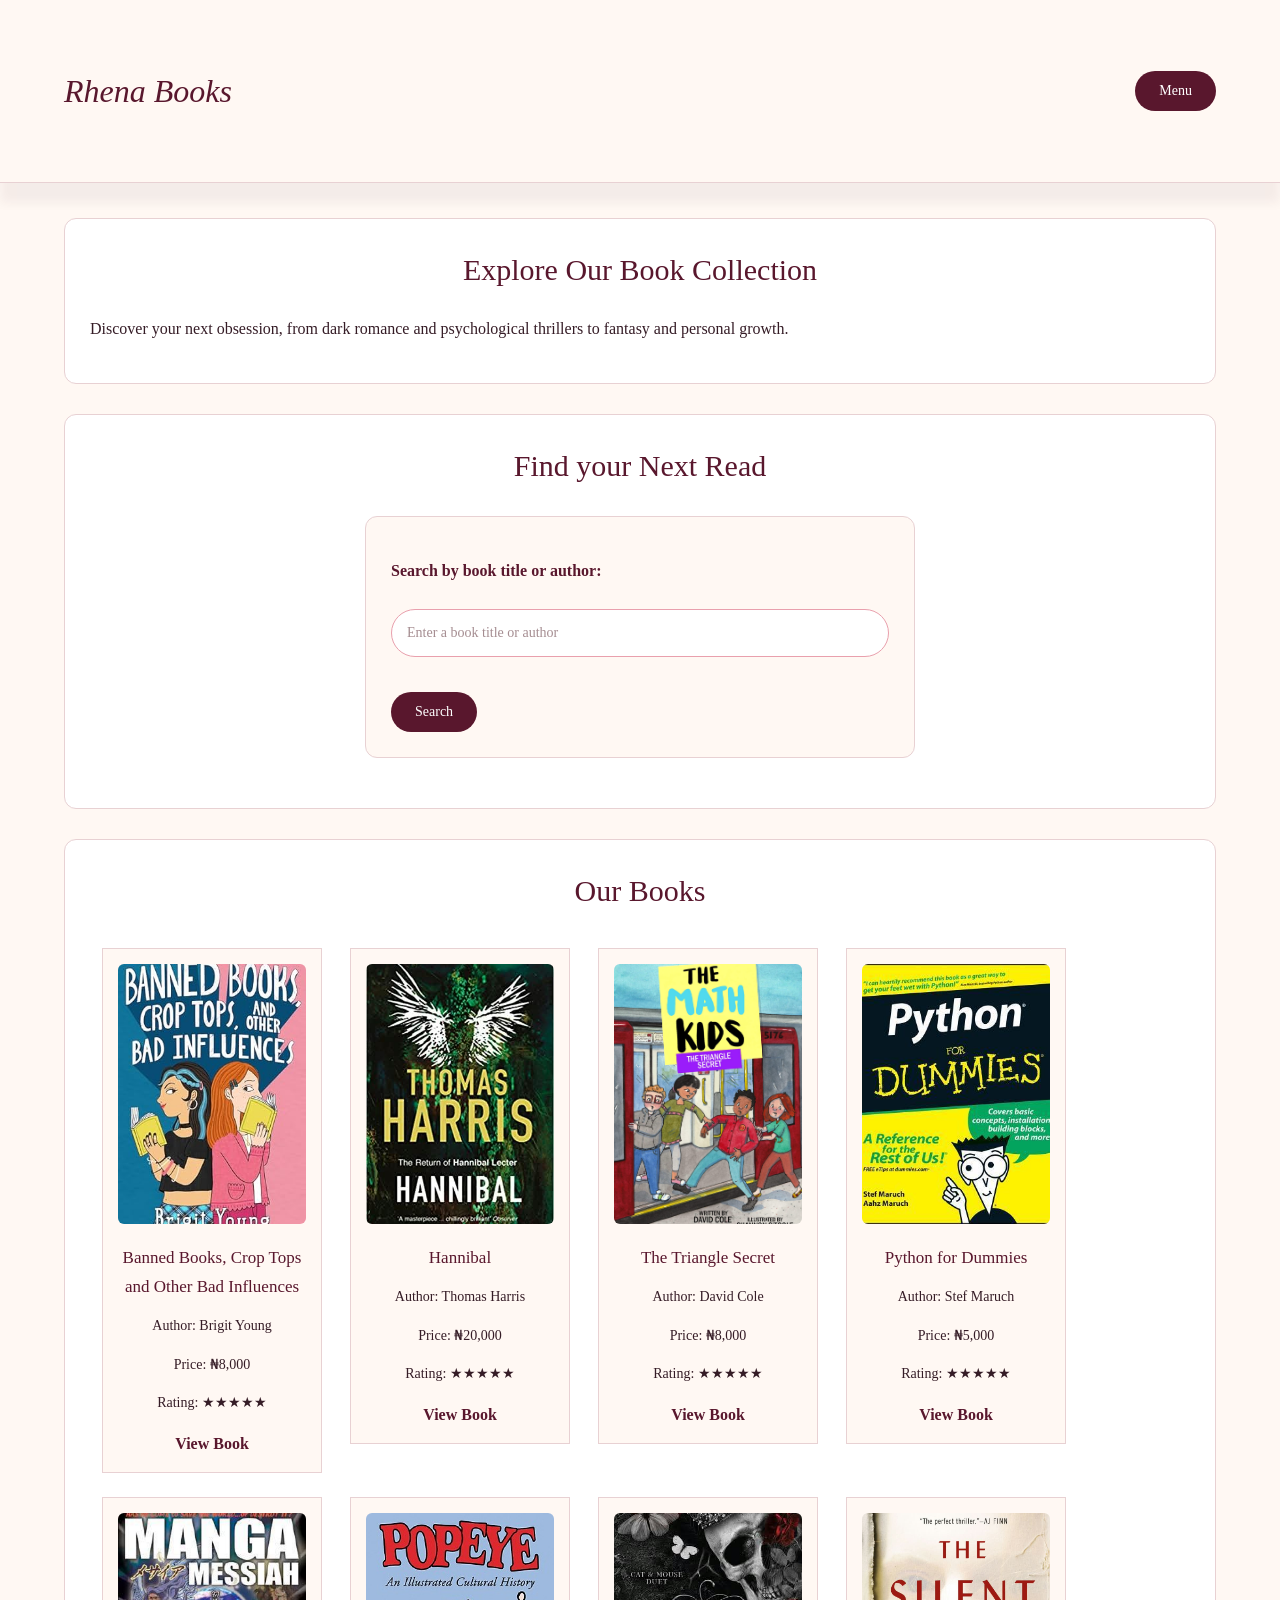
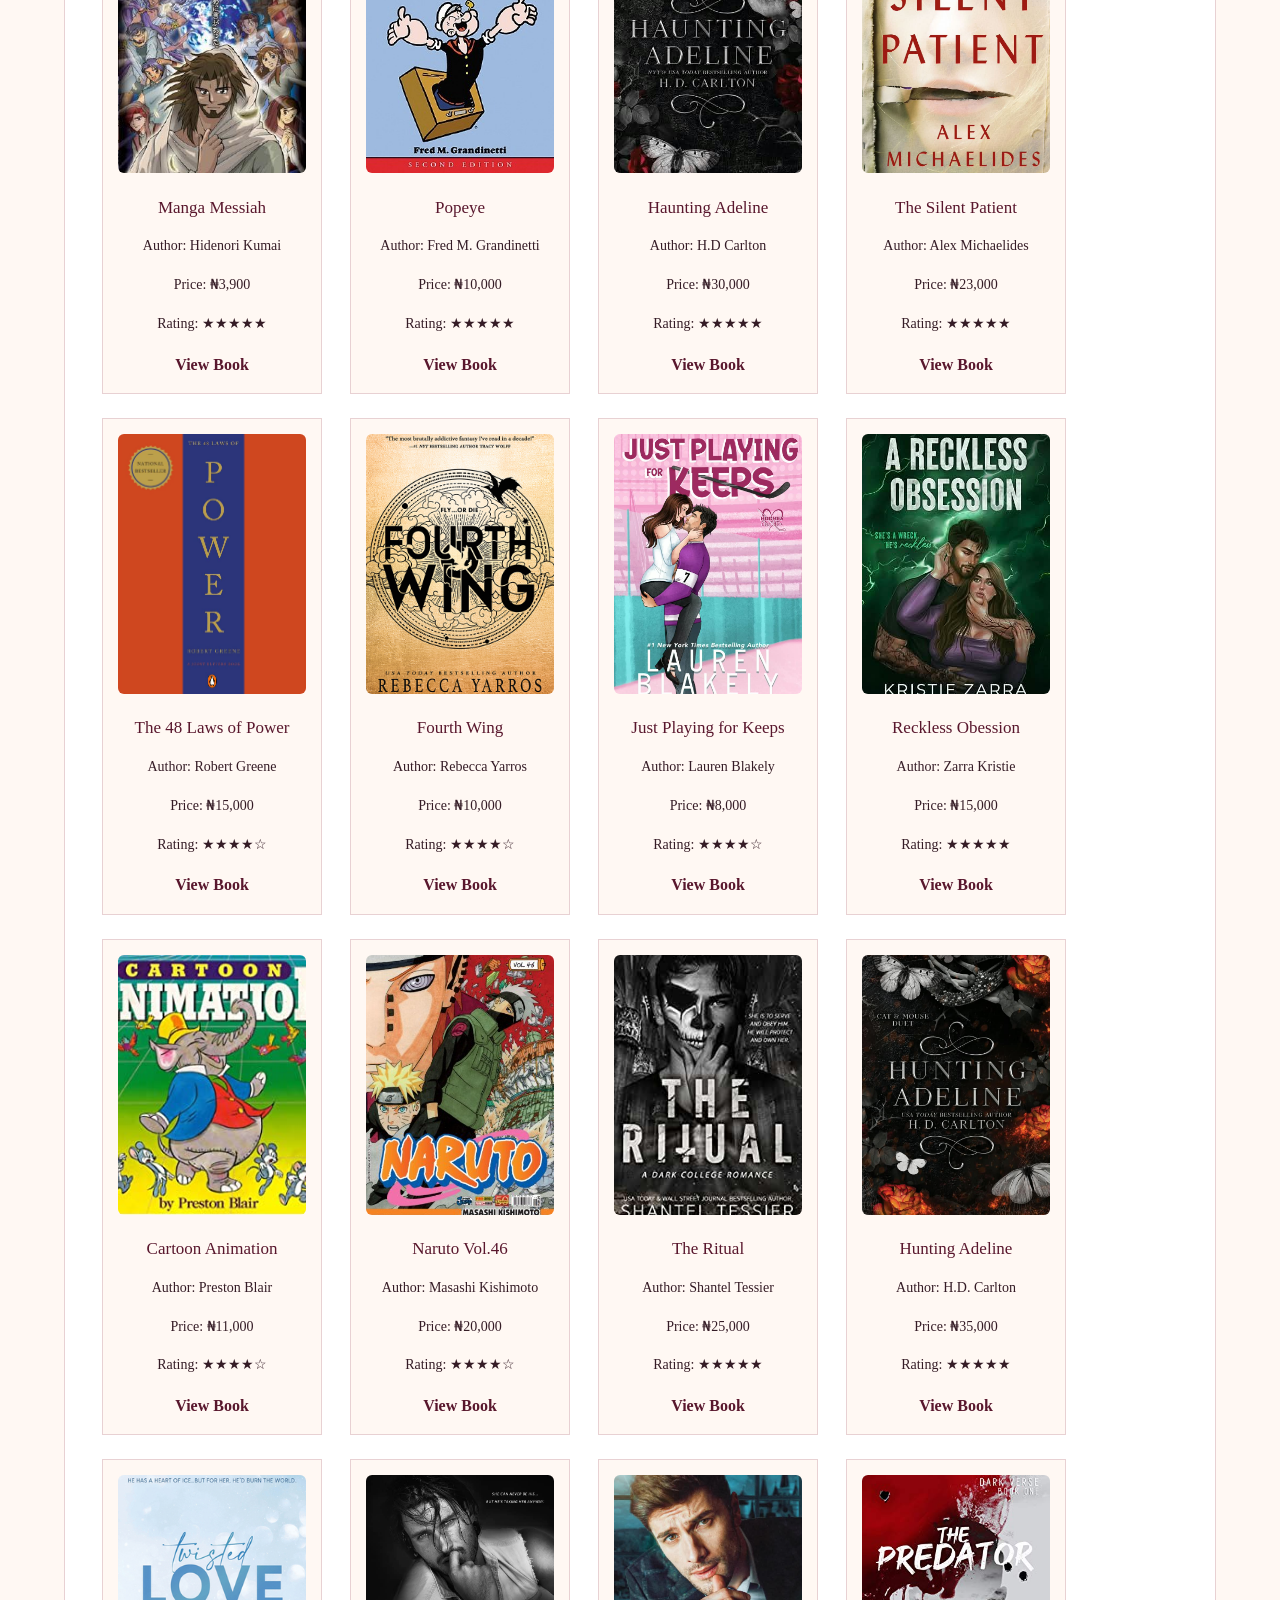
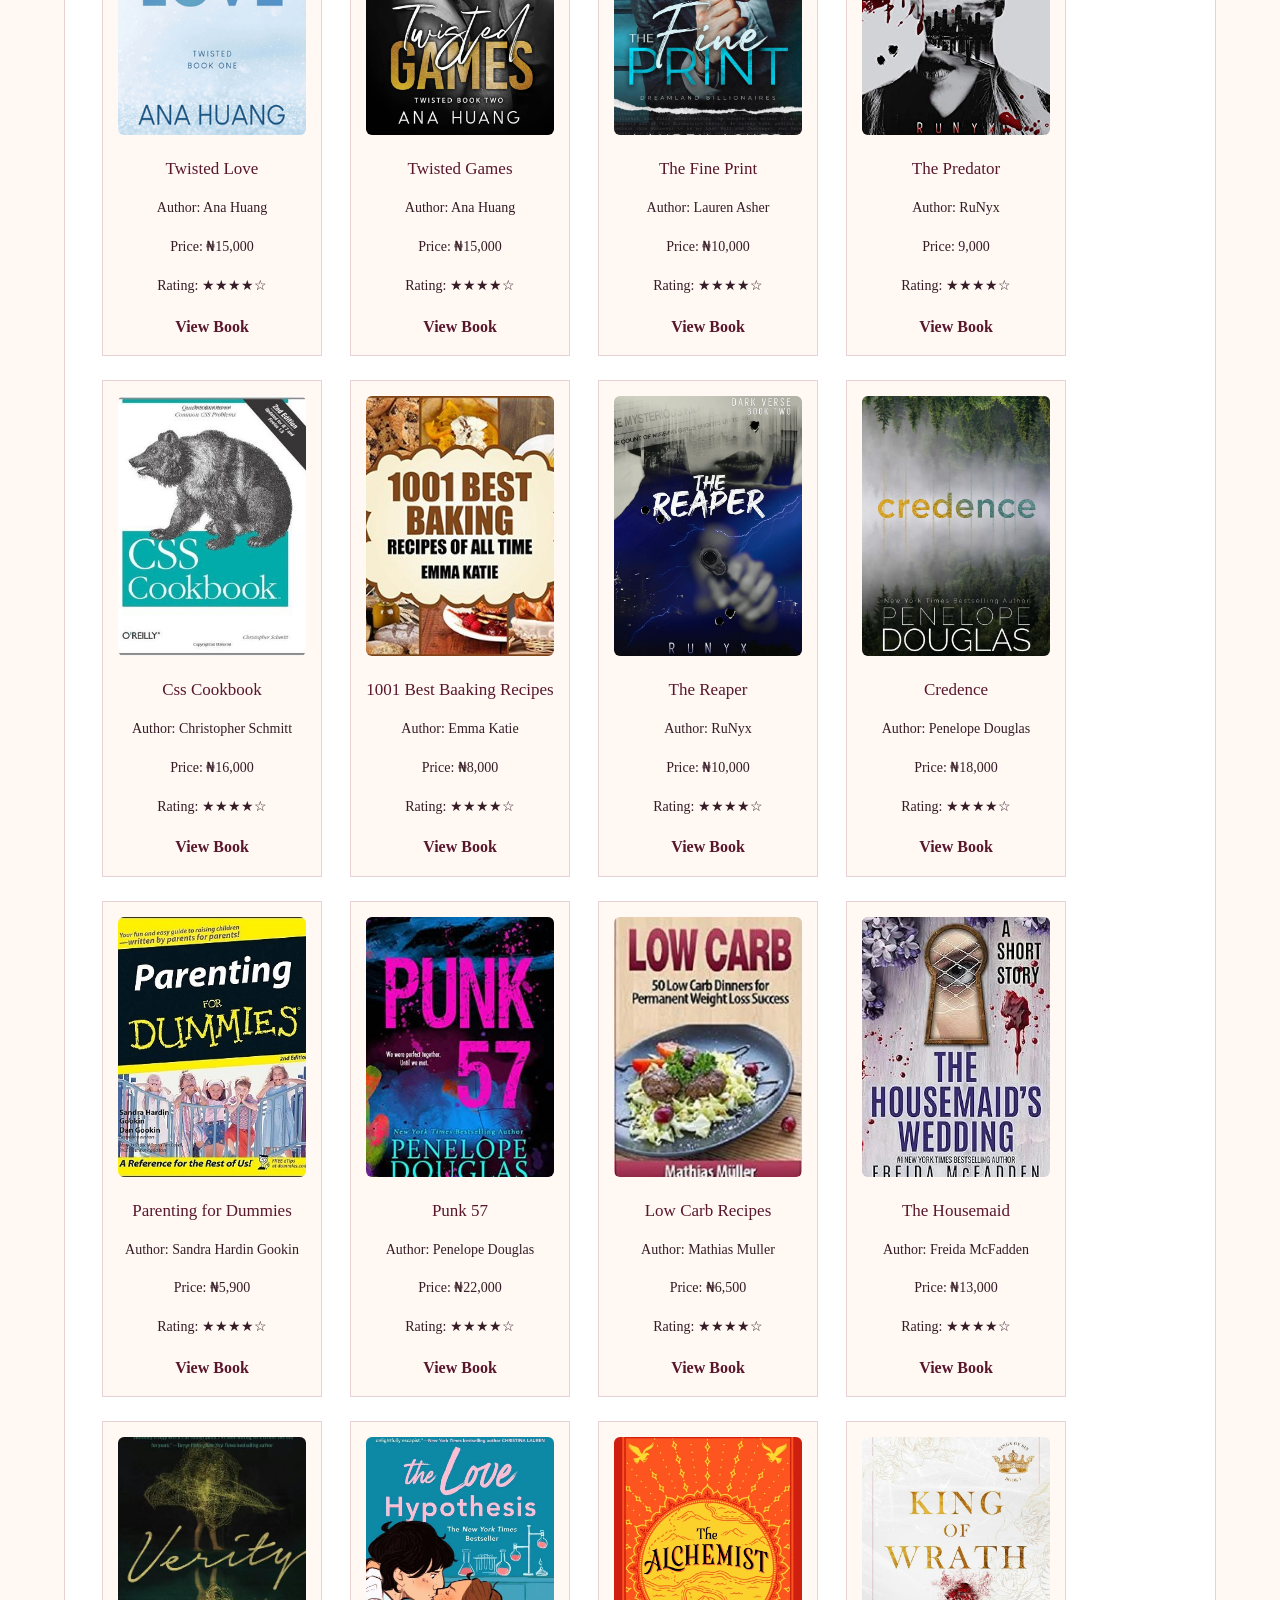
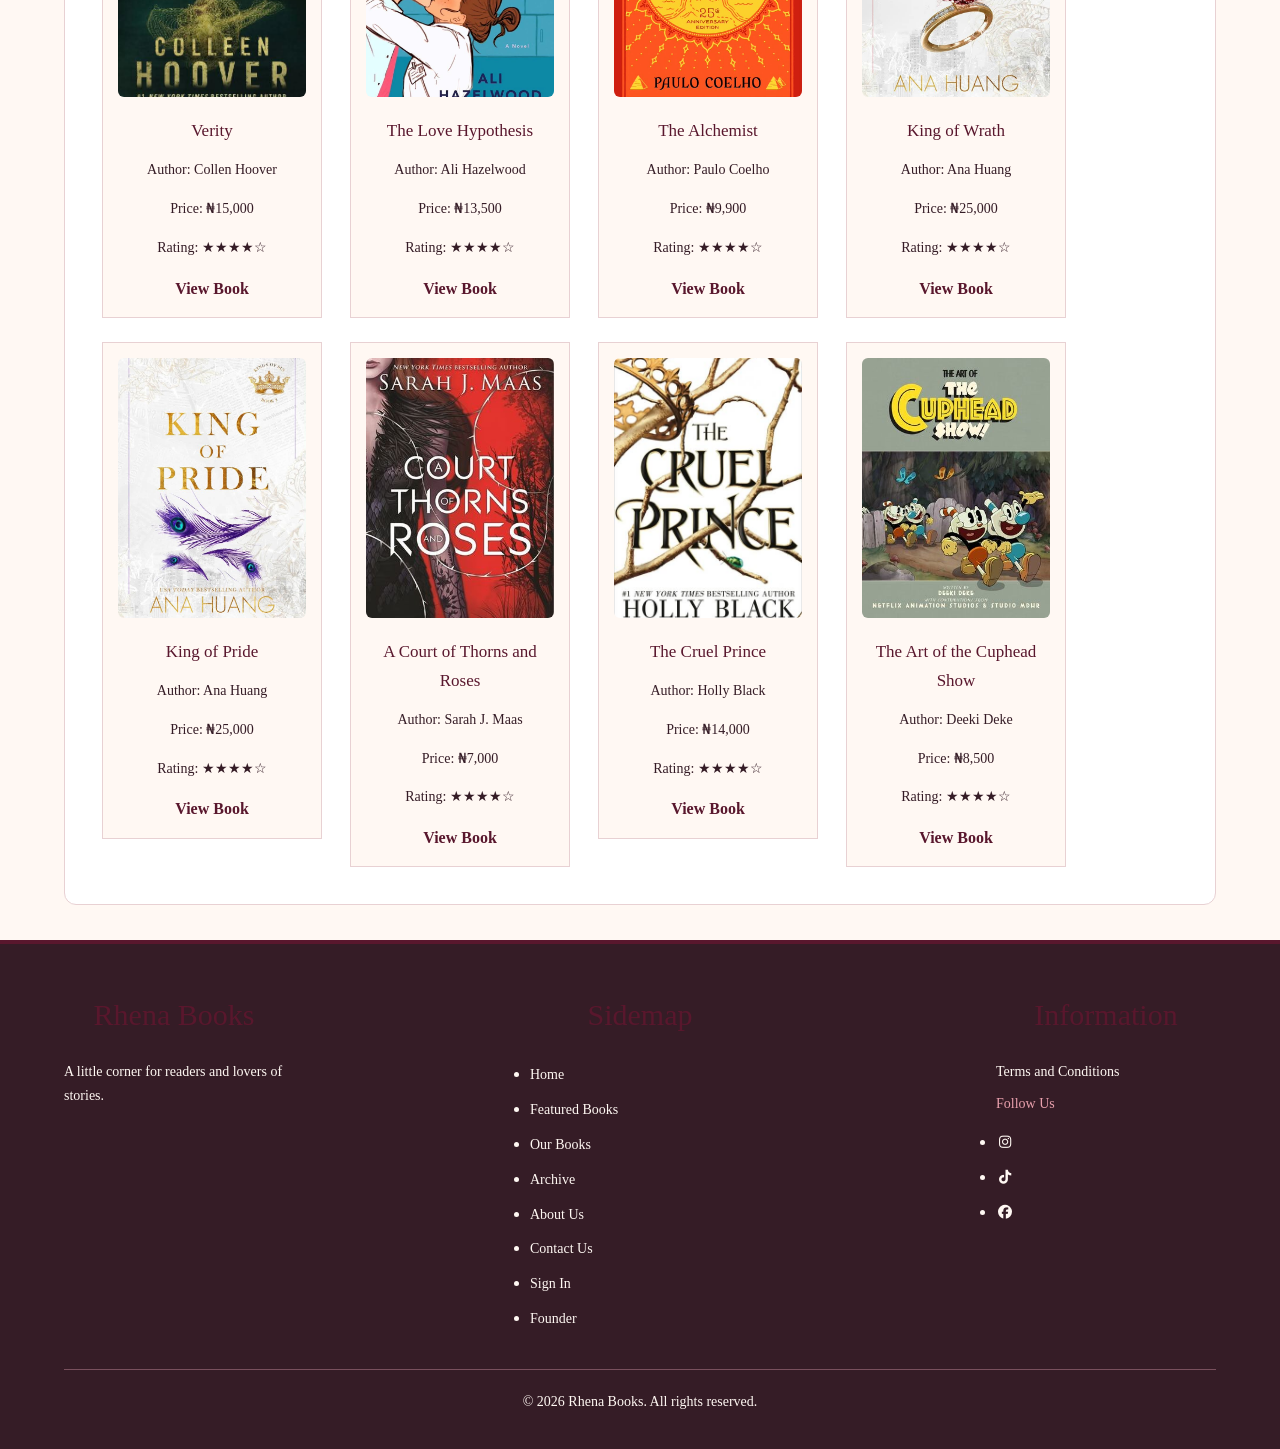
<file: product.html>
<!DOCTYPE html>
<html lang="en">
<head>
    <meta charset="UTF-8">
    <meta name="viewport" content="width=device-width, initial-scale=1.0">
    <link rel="stylesheet" href="assets/css/all.min.css">
    <link rel="stylesheet" href="assets/css/style.css">
    <title>Rhena Books</title>
</head>
<body>
    <header>
        <h1>Rhena Books</h1>
        <button  id="menuButton" type="button">Menu</button>
        <div id="hamburger">
            <a href="index.html">Home</a>
            <a href="featured.html">Featured Books</a>
            <a href="product.html">Our Books</a>
            <a href="archive.html">Archive</a>
            <a href="about.html">About Us</a>
            <a href="contact.html">Contact Us</a>
            <a href="account.html">Sign In</a>
            <a href="register.html">Register</a>
            <a href="author.html">Founder</a>
        </div>
    </header>

    <main>
        <section>
            <h2>Explore Our Book Collection</h2>
            <p>Discover your next obsession, from dark romance and psychological thrillers to fantasy and personal growth.</p>
        </section>

        <section>
            <h2>Find your Next Read</h2>
        <form>
            <label for="bookSearch">Search by book title or author:</label>
            <input type="search" id="bookSearch" name="bookSearch" placeholder="Enter a book title or author">
            <button type="button">Search</button>
        </form>
        </section>

        <section id="bookCollection">
            <h2>Our Books</h2>
            <article class="book">
                <img src="assets/images/PDF-EPUB-Banned-Books-Crop-Tops-and-Other-Bad-Influences-by-Brigit-Young-Download.jpg" width="150" alt="">
                <h3>Banned Books, Crop Tops and Other Bad Influences</h3>
                <p>Author: Brigit Young</p> 
                <p>Price: ₦8,000</p>
                <p>Rating: ★★★★★</p>
                <a href="#">View Book</a>
            </article>

            <article class="book">
                <img src="assets/images/hannibal.jpeg" width="150" alt="">
                <h3>Hannibal</h3>
                <p>Author: Thomas Harris</p> 
                <p>Price: ₦20,000</p>
                <p>Rating: ★★★★★</p>
                <a href="#">View Book</a>
            </article>

            <article class="book">
                <img src="assets/images/PDF-EPUB-The-Triangle-Secret-The-Math-Kids-Book-6-by-David-Cole-Download.jpg" width="150" alt="">
                <h3>The Triangle Secret</h3>
                <p>Author: David Cole</p> 
                <p>Price: ₦8,000</p>
                <p>Rating: ★★★★★</p>
                <a href="#">View Book</a>
            </article>

            <article class="book">
                <img src="assets/images/PDF-EPUB-Python-For-Dummies-by-Stef-Maruch-Download.jpg" width="150" alt="">
                <h3>Python for Dummies</h3>
                <p>Author: Stef Maruch</p> 
                <p>Price: ₦5,000</p>
                <p>Rating: ★★★★★</p>
                <a href="#">View Book</a>
            </article>

            <article class="book">
                <img src="assets/images/PDF-EPUB-Manga-Messiah-by-Hidenori-Kumai-Download.jpg" width="150" alt="">
                <h3>Manga Messiah</h3>
                <p>Author: Hidenori Kumai</p> 
                <p>Price: ₦3,900</p>
                <p>Rating: ★★★★★</p>
                <a href="#">View Book</a>
            </article>

            <article class="book">
                <img src="assets/images/PDF-EPUB-Popeye-An-Illustrated-Cultural-History-by-Fred-M.-Grandinetti-Download.jpg" width="150" alt="">
                <h3>Popeye</h3>
                <p>Author: Fred M. Grandinetti</p> 
                <p>Price: ₦10,000</p>
                <p>Rating: ★★★★★</p>
                <a href="#">View Book</a>
            </article>

            <article class="book">
                <img src="assets/images/hauntingAdeline.jpeg" width="150" alt="">
                <h3>Haunting Adeline</h3>
                <p>Author: H.D Carlton</p> 
                <p>Price: ₦30,000</p>
                <p>Rating: ★★★★★</p>
                <a href="#">View Book</a>
            </article>

            <article class="book" >
                <img src="assets/images/silent.jpeg" width="150" alt="">
                <h3>The Silent Patient</h3>
                <p>Author: Alex Michaelides</p>
                <p>Price: ₦23,000</p>
                <p>Rating: ★★★★★</p>
                <a href="#">View Book</a>
            </article>

            <article class="book">
                <img src="assets/images/laws.jpeg" width="150" alt="">
                <h3>The 48 Laws of Power</h3>
                <p>Author: Robert Greene</p>
                <p>Price: ₦15,000</p>
                <p>Rating: ★★★★☆</p>
                <a href="#">View Book</a>
            </article>

            <article class="book">
                <img src="assets/images/fourthwing.jpeg" width="150" alt="">
                <h3>Fourth Wing</h3>
                <p>Author: Rebecca Yarros</p>
                <p>Price: ₦10,000</p>
                <p>Rating: ★★★★☆</p>
                <a href="#">View Book</a>
            </article>

            <article class="book">
                <img src="assets/images/justplaying.jpeg" width="150" alt="">
                <h3>Just Playing for Keeps </h3>
                <p>Author: Lauren Blakely</p>
                <p>Price: ₦8,000</p>
                <p>Rating: ★★★★☆</p>
                <a href="#">View Book</a>
            </article>

            <article class="book">
                <img src="assets/images/reckless.jpeg" width="150" alt="">
                <h3>Reckless Obession</h3>
                <p>Author: Zarra Kristie</p>
                <p>Price: ₦15,000</p>
                <p>Rating: ★★★★★</p>
                <a href="#">View Book</a>  
            </article>

            <article class="book">
                <img src="assets/images/PDF-EPUB-Cartoon-Animation-by-Preston-Blair-Download.jpg" width="150" alt="">
                <h3>Cartoon Animation</h3>
                <p>Author: Preston Blair</p>
                <p>Price: ₦11,000</p>
                <p>Rating: ★★★★☆</p>
                <a href="#">View Book</a>
            </article>

            <article class="book">
                <img src="assets/images/PDF-EPUB-Naruto-Vol.46-by-Masashi-Kishimoto-Download.jpg" width="150" alt="">
                <h3>Naruto Vol.46 </h3>
                <p>Author: Masashi Kishimoto</p>
                <p>Price: ₦20,000</p>
                <p>Rating: ★★★★☆</p>
                <a href="#">View Book</a>
            </article>

            <article class="book">
                <img src="assets/images/ritual.jpeg" width="150" alt="">
                <h3>The Ritual</h3>
                <p>Author: Shantel Tessier</p>
                <p>Price: ₦25,000</p>
                <p>Rating: ★★★★★</p>
                <a href="#">View Book</a>
            </article>

            <article class="book">
                <img src="assets/images/hunting-adeline.jpeg" width="150" alt="">
                <h3>Hunting Adeline</h3>
                <p>Author: H.D. Carlton</p>
                <p>Price: ₦35,000</p>
                <p>Rating: ★★★★★</p>
                <a href="#">View Book</a>
            </article>

            <article class="book">
                <img src="assets/images/twisted-love.jpeg" width="150" alt="">
                <h3>Twisted Love</h3>
                <p>Author: Ana Huang</p>
                <p>Price: ₦15,000</p>
                <p>Rating: ★★★★☆</p>
                <a href="#">View Book</a>
            </article>

            <article class="book">
                <img src="assets/images/twisted-games.jpeg" width="150" alt="">
                <h3>Twisted Games</h3>
                <p>Author: Ana Huang</p>
                <p>Price: ₦15,000</p>
                <p>Rating: ★★★★☆</p>
                <a href="#">View Book</a>
            </article>

            <article class="book">
                <img src="assets/images/fine-print.jpeg" width="150" alt="">
                <h3>The Fine Print</h3>
                <p>Author: Lauren Asher</p>
                <p>Price: ₦10,000</p>
                <p>Rating: ★★★★☆</p>
                <a href="#">View Book</a>
            </article>

            <article class="book">
                <img src="assets/images/predator.jpeg" width="150" alt="">
                <h3>The Predator</h3>
                <p>Author: RuNyx</p>
                <p>Price: 9,000</p>
                <p>Rating: ★★★★☆</p>
                <a href="#">View Book</a>
            </article>

            <article class="book">
                <img src="assets/images/PDF-EPUB-CSS-Cookbook-by-Christopher-Schmitt-Download.jpg" width="150" alt="">
                <h3>Css Cookbook </h3>
                <p>Author: Christopher Schmitt</p>
                <p>Price: ₦16,000</p>
                <p>Rating: ★★★★☆</p>
                <a href="#">View Book</a>
            </article>

            <article class="book">
                <img src="assets/images/PDF-EPUB-1001-Best-Baking-Recipes-of-All-Time-Download.jpg" width="150" alt="">
                <h3>1001 Best Baaking Recipes </h3>
                <p>Author: Emma Katie</p>
                <p>Price: ₦8,000</p>
                <p>Rating: ★★★★☆</p>
                <a href="#">View Book</a>
            </article>

            <article class="book">
                <img src="assets/images/the-reaper.jpeg" width="150" alt="">
                <h3>The Reaper</h3>
                <p>Author: RuNyx</p>
                <p>Price: ₦10,000</p>
                <p>Rating: ★★★★☆</p>
                <a href="#">View Book</a>
            </article>

            <article class="book">
                <img src="assets/images/credence.jpeg" width="150" alt="">
                <h3>Credence</h3>
                <p>Author: Penelope Douglas</p>
                <p>Price: ₦18,000</p>
                <p>Rating: ★★★★☆</p>
                <a href="#">View Book</a>
            </article>

            <article class="book">
                <img src="assets/images/PDF-EPUB-Parenting-for-Dummies-by-Sandra-Hardin-Gookin-Download.jpg" width="150" alt="">
                <h3>Parenting for Dummies </h3>
                <p>Author: Sandra Hardin Gookin</p>
                <p>Price: ₦5,900</p>
                <p>Rating: ★★★★☆</p>
                <a href="#">View Book</a>
            </article>

            <article class="book">
                <img src="assets/images/punk-57.jpeg" width="150" alt="">
                <h3>Punk 57</h3>
                <p>Author: Penelope Douglas</p>
                <p>Price: ₦22,000</p>
                <p>Rating: ★★★★☆</p>
                <a href="#">View Book</a>
            </article>

            <article class="book">
                <img src="assets/images/PDF-EPUB-Low-Carb-Recipes-by-Mathias-Muller-Download.jpg" width="150" alt="">
                <h3>Low Carb Recipes </h3>
                <p>Author: Mathias Muller</p>
                <p>Price: ₦6,500</p>
                <p>Rating: ★★★★☆</p>
                <a href="#">View Book</a>
            </article>

            <article class="book">
                <img src="assets/images/the-housemaid.jpeg" width="150" alt="">
                <h3>The Housemaid</h3>
                <p>Author: Freida McFadden</p>
                <p>Price: ₦13,000</p>
                <p>Rating: ★★★★☆</p>
                <a href="#">View Book</a>
            </article>

            <article class="book">
                <img src="assets/images/verity.jpeg" width="150" alt="">
                <h3>Verity</h3>
                <p>Author: Collen Hoover</p>
                <p>Price: ₦15,000</p>
                <p>Rating: ★★★★☆</p>
                <a href="#">View Book</a>
            </article>

            <article class="book">
                <img src="assets/images/love-hypothesis.jpeg" width="150" alt="">
                <h3>The Love Hypothesis</h3>
                <p>Author: Ali Hazelwood</p>
                <p>Price: ₦13,500</p>
                <p>Rating: ★★★★☆</p>
                <a href="#">View Book</a>
            </article>

            <article class="book">
                <img src="assets/images/alchemist.jpeg" width="150" alt="">
                <h3>The Alchemist</h3>
                <p>Author: Paulo Coelho</p>
                <p>Price: ₦9,900</p>
                <p>Rating: ★★★★☆</p>
                <a href="#">View Book</a>
            </article>

            <article class="book">
                <img src="assets/images/king-of-wrath.jpeg" width="150" alt="">
                <h3>King of Wrath</h3>
                <p>Author: Ana Huang</p>
                <p>Price: ₦25,000</p>
                <p>Rating: ★★★★☆</p>
                <a href="#">View Book</a>
            </article>

            <article class="book">
                <img src="assets/images/king-of-pride.jpeg" width="150" alt="">
                <h3>King of Pride</h3>
                <p>Author: Ana Huang</p>
                <p>Price: ₦25,000</p>
                <p>Rating: ★★★★☆</p>
                <a href="#">View Book</a>
            </article>

            <article class="book">
                <img src="assets/images/court-of-thorns.jpeg" width="150" alt="">
                <h3>A Court of Thorns and Roses</h3>
                <p>Author: Sarah J. Maas</p>
                <p>Price: ₦7,000</p>
                <p>Rating: ★★★★☆</p>
                <a href="#">View Book</a>
            </article>

            <article class="book">
                <img src="assets/images/cruel-prince.jpeg" width="150" alt="">
                <h3>The Cruel Prince</h3>
                <p>Author: Holly Black</p>
                <p>Price: ₦14,000</p>
                <p>Rating: ★★★★☆</p>
                <a href="#">View Book</a>
            </article>

            <article class="book">
                <img src="assets/images/PDF-EPUB-The-Art-of-the-Cuphead-Show-by-Deeki-Deke-Download.jpg" width="150" alt="">
                <h3>The Art of the Cuphead Show </h3>
                <p>Author: Deeki Deke</p>
                <p>Price: ₦8,500</p>
                <p>Rating: ★★★★☆</p>
                <a href="#">View Book</a>
            </article>
        </section>
    </main>

    <footer>
        <div>
            <h2>Rhena Books</h2>
            <p>A little corner for readers and lovers of stories.</p>
        </div>

        <div>
            <h2>Sidemap</h2>
            <ul>
                <li><a href="index.html">Home</a></li>
                <li><a href="featured.html">Featured Books</a></li>
                <li><a href="product.html">Our Books</a></li>
                <li><a href="archive.html">Archive</a></li>
                <li><a href="about.html">About Us</a></li>
                <li><a href="contact.html">Contact Us</a></li>
                <li><a href="account.html">Sign In</a></li>
                <li><a href="author.html">Founder</a></li>
            </ul>
        </div>

        <div>
            <h2>Information</h2>
            <a href="term.html">Terms and Conditions</a>
            <h3>Follow Us</h3>
            <ul>
                <li><a href="https://www.instagram.com"><i class="fa-brands fa-instagram"></i></a></li>
                <li><a href="https://www.tiktok.com"><i class="fa-brands fa-tiktok"></i></a></li>
                <li><a href="https://www.facebook.com"><i class="fa-brands fa-facebook"></i></a></li>
            </ul>
        </div>
        <p>&copy; 2026 Rhena Books. All rights reserved. </p>
    </footer>
    <script src="assets/javascript/script.js"></script>
</body>
</html>
</file>
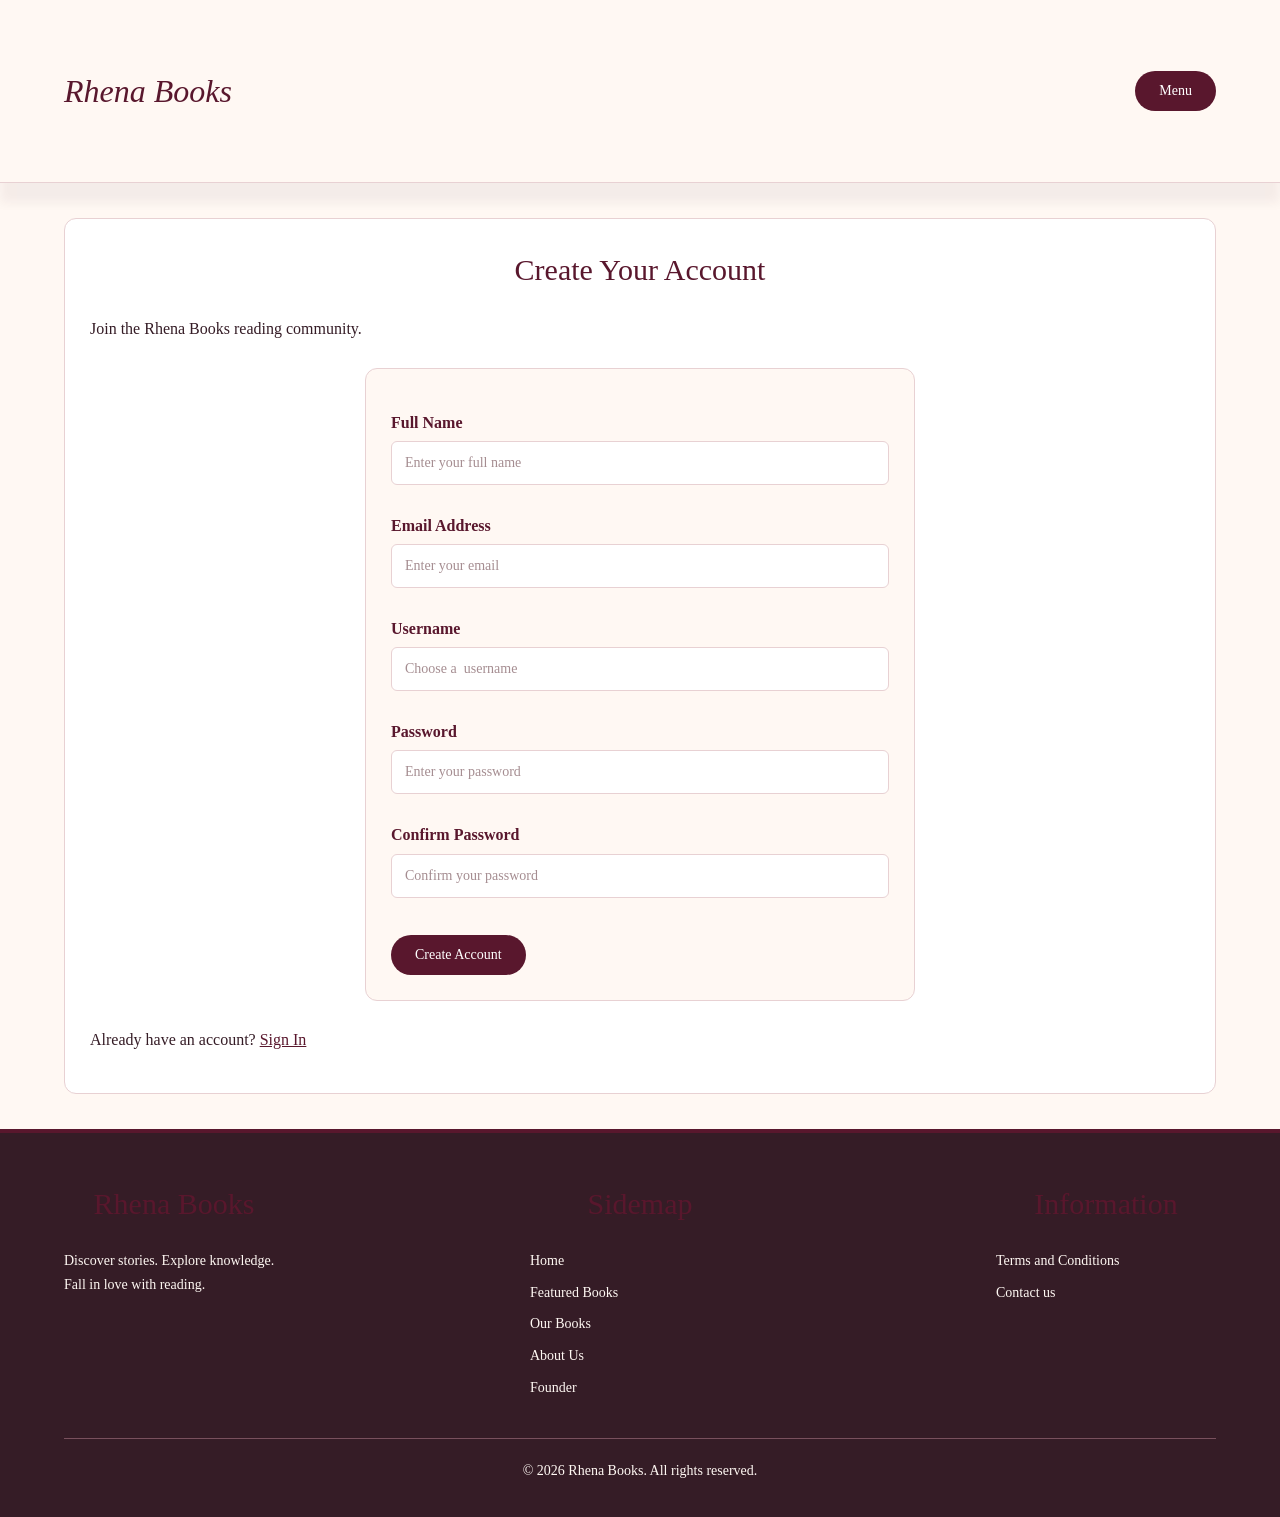
<file: register.html>
<!DOCTYPE html>
<html lang="en">
<head>
    <meta charset="UTF-8">
    <meta name="viewport" content="width=device-width, initial-scale=1.0">
    <link rel="stylesheet" href="assets/css/style.css">
    <link rel="stylesheet" href="assets/css/all.min.css">
    <title>Register</title>
</head>
<body>
    <header>
        <a href="index.html"><h1>Rhena Books</h1></a>

        <button  id="menuButton" type="button">Menu</button>
        <div id="hamburger">
            <a href="index.html">Home</a>
            <a href="featured.html">Featured Books</a>
            <a href="product.html">Our Books</a>
            <a href="archive.html">Archive</a>
            <a href="about.html">About Us</a>
            <a href="contact.html">Contact Us</a>
            <a href="account.html">Sign In</a>
            <a href="register.html">Register</a>
            <a href="author.html">Founder</a>
        </div>
    </header>

    <main>
        <section>
            <h2>Create Your Account</h2>
            <p>Join the Rhena Books reading community.</p>
            <form id="registerForm">
                <label for="fullName">Full Name</label>
                <input type="text" id="fullName" name="fullname" placeholder="Enter your full name" required>
                <p id="nameError" class="error-message"></p>

                <label for="email">Email Address</label>
                <input type="email" id="email" name="email" placeholder="Enter your email" required>
                <p id="emailError" class="error-message"></p>

                <label for="username">Username</label>
                <input type="text" id="username" name="username" placeholder="Choose a  username" required>
                <p id="userError" class="error-message"></p>

                <label for="password">Password</label>
                <input type="password" id="password" name="password" placeholder="Enter your password" required>
                <p id="passError" class="error-message"></p>
            
                <label for="confirmPassword">Confirm Password</label>
                <input type="password" id="confirmPassword" name="confirm_Password" placeholder="Confirm your password" required>
                <p id="confirmError" class="error-message"></p>

                <button type="submit">Create Account</button>
            </form>

            <p>Already have an account? <a href="account.html">Sign In</a></p>
        </section>
    </main>
    <footer>
        <div>
            <h2>Rhena Books</h2>
            <p>Discover stories. Explore knowledge. Fall in love with reading.</p>
        </div>
        
        <div>
            <h2>Sidemap</h2>
                <a href="index.html">Home</a>
                <a href="featured.html">Featured Books</a>
                <a href="product.html">Our Books</a>
                <a href="about.html">About Us</a>
                <a href="author.html">Founder</a>

        </div>

        <div>
            <h2>Information</h2>
            <a href="term.html">Terms and Conditions</a>
            <a href="contact.html">Contact us</a>
        </div>
        <p>&copy; 2026 Rhena Books. All rights reserved. </p>
    </footer>
    <script src="assets/javascript/script.js"></script>
</body>
</html>
</file>
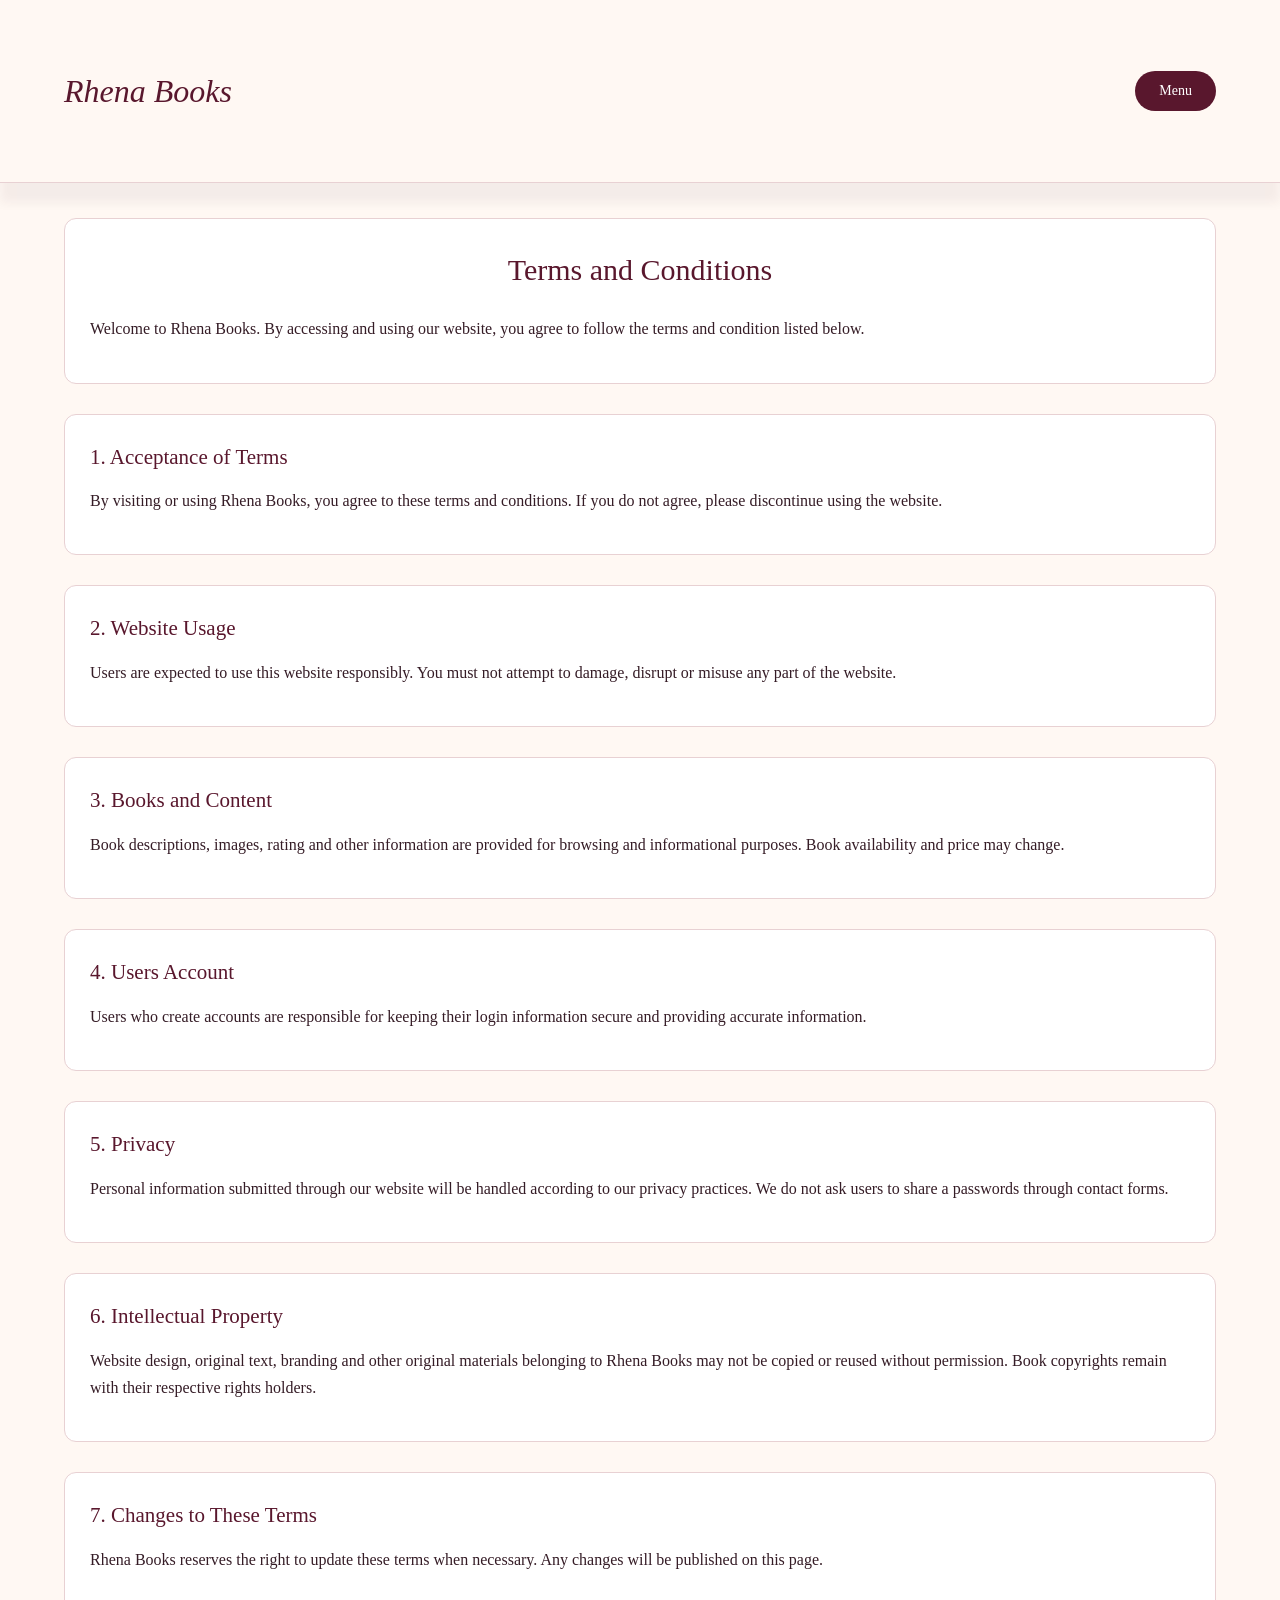
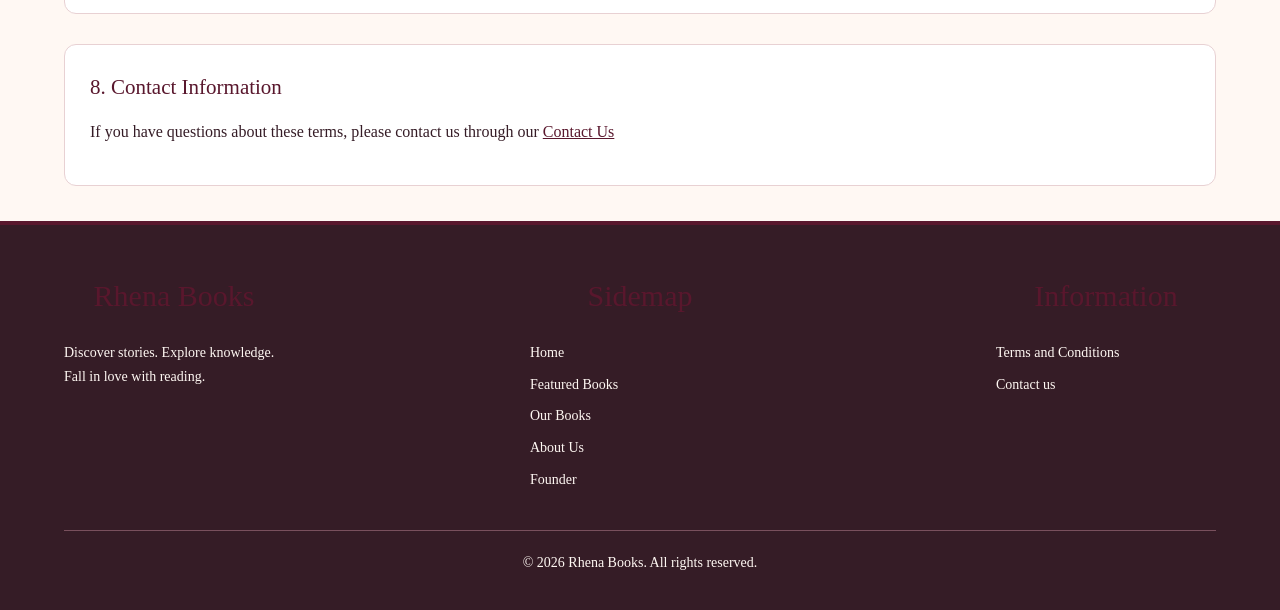
<file: term.html>
<!DOCTYPE html>
<html lang="en">
<head>
    <meta charset="UTF-8">
    <meta name="viewport" content="width=device-width, initial-scale=1.0">
    <link rel="stylesheet" href="assets/css/style.css">
    <link rel="stylesheet" href="assets/css/all.min.css">

    <title>Terms and Conditions</title>
</head>
<body>
    <header>
        <a href="index.html"><h1>Rhena Books</h1></a>

        <button  id="menuButton" type="button">Menu</button>
        <div id="hamburger">
            <a href="index.html">Home</a>
            <a href="featured.html">Featured Books</a>
            <a href="product.html">Our Books</a>
            <a href="archive.html">Archive</a>
            <a href="about.html">About Us</a>
            <a href="contact.html">Contact Us</a>
            <a href="account.html">Sign In</a>
            <a href="register.html">Register</a>
            <a href="author.html">Founder</a>
        </div>
    </header>

    <main>
        <section>
            <h2>Terms and Conditions</h2>
            <p>Welcome to Rhena Books. By accessing and using our website, you agree to follow the terms and condition listed below.</p>
        </section>

        <section>
            <h3>1. Acceptance of Terms</h3>
            <p>By visiting or using Rhena Books, you agree to these terms and conditions. If you do not agree, please discontinue using the website.</p>
        </section>

        <section>
            <h3>2. Website Usage</h3>
            <p>Users are expected to use this website responsibly. You must not attempt to damage, disrupt or misuse any part of the website.</p>
        </section>

        <section>
            <h3>3. Books and Content</h3>
            <p>Book descriptions, images, rating and other information are provided for browsing and informational purposes. Book availability and price may change.</p>
        </section>

        <section>
            <h3>4. Users Account</h3>
            <p>Users who create accounts are responsible for keeping their login information secure and providing accurate information.</p>
        </section>

        <section>
            <h3>5. Privacy</h3>
            <p>Personal information submitted through our website will be handled according to our privacy practices. We do not ask users to share a passwords through contact forms.</p>
        </section>

        <section>
            <h3>6. Intellectual Property</h3>
            <p>Website design, original text, branding and other original materials belonging to Rhena Books may not be copied or reused without permission. Book copyrights remain with their respective rights holders.</p>
        </section>

        <section>
            <h3>7. Changes to These Terms</h3>
            <p>Rhena Books reserves the right to update these terms when necessary. Any changes will be published on this page.</p>
        </section>

        <section>
            <h3>8. Contact Information</h3>
            <p>If you have questions about these terms, please contact us through our <a href="contact.html">Contact Us</a></p>
        </section>
    </main>
    <footer>
        <div>
            <h2>Rhena Books</h2>
            <p>Discover stories. Explore knowledge. Fall in love with reading.</p>
        </div>
        
        <div>
            <h2>Sidemap</h2>
                <a href="index.html">Home</a>
                <a href="featured.html">Featured Books</a>
                <a href="product.html">Our Books</a>
                <a href="about.html">About Us</a>
                <a href="author.html">Founder</a>
        </div>

        <div>
            <h2>Information</h2>
            <a href="term.html">Terms and Conditions</a>
            <a href="contact.html">Contact us</a>
        </div>
        <p>&copy; 2026 Rhena Books. All rights reserved.</p>
    </footer>
    <script src="assets/javascript/script.js"></script>
</body>
</html>
</file>
<file: assets/css/style.css>
*{
    margin: 0;
    padding: 0;
    box-sizing: border-box;
}
body{
    background-color: #fff8f3;
    color: #351c26;
    font-family: Georgia, serif;
    line-height: 1.7;
}
html{
    scroll-behavior: smooth;
}
:root{
    --burgundy: #59172D;
    --dark-wine: #351C26;
    --blush: #E9A0AD;
    --cream: #FFF8F3;
    --soft-pink: #F8E9E9;
    --border: #E8D1D3;
}
header{
    background-color: var(--cream);
    color: var(--dark-wine);
    padding: 5%;
    min-height: 100px;
    display: flex;
    justify-content: space-between;
    align-items: center;
    position: relative;
    border-bottom: 1px solid var(--border);
    box-shadow: 0 20px 10px rgba(53, 28, 38, 0.05);
}
header img{
    width: 200px;
    height: auto;
    display: block;
}
header > a{
    text-decoration: none;
}
header h1 {
    font-size: 32px;
    font-style: italic;
    font-weight: normal;
    margin: 0;
    color: var(--burgundy);

}
#hero{
    background-color: var(--soft-pink);
    padding: 65px 40px;
    border: none;
    border-radius: 15px;
}
#hero h2{
    font-size: 42px;
    text-align: left;
}
#hero p{
    font-size: 18px;
    max-width: 600px;
}
button{
    background-color: var(--burgundy);
    color: white;
    border: none;
    padding: 12px 24px;
    border-radius: 25px;
    font-family: georgia, serif;
    font-size: 14px;
    transition: 0.3s;
    cursor: pointer;
}
button:hover{
    background-color: var(--dark-wine);
    transform: translateY(-2px);
}
#menuButton{
    background-color: var(--burgundy);
}
#hamburger{
    display: none;
    background-color: var(--cream);
    border: 1px solid var(--border);
    padding: 12px;
    width: 220px;
    position: absolute;
    right: 5%;
    top: 100%;
    z-index: 10;
    box-shadow: 0 5px 15px rgba(53, 28, 38, 0.12);

}
#hamburger a{
    display: block;
    color: var(--dark-wine);
    text-decoration: none;
    padding: 12px;
    border-bottom: 1px solid var(--border);
    margin: 0;
}
#hamburger a:hover{
    color: var(--burgundy);
    background-color: var(--soft-pink);
}
h1, h2, h3{
    font-family: georgia, serif;
}
h2{
    color: var(--burgundy);
    font-size: 30px;
    font-weight: normal;
    text-align: center;
    margin-bottom: 20px;
}
h3{
    color: var(--burgundy);
    font-size: 21px;
    font-weight: normal;
    margin-bottom: 12px;
}
main{
    width: 90%;
    max-width: 1200px;
    margin: 35px auto;
}
section{
    background-color: #fff;
    padding: 25px;
    margin-bottom: 30px;
    border-radius: 12px;
    border: 1px solid var(--border);
}
p{
    margin-bottom: 15px;
}
strong, sub, sup{
    color: var(--burgundy);
}
article a, #featured-introduction a, #archive a, #hero a{
    color: var(--burgundy);
    text-decoration: none;
    font-weight: bold;
}
article a:hover, #featured-introduction a:hover, #archive a:hover, #hero a:hover{
    color: var(--blush);
    text-decoration: underline;
}
img{
    max-width: 100%;
    height: auto;
    border-radius: 8px;
}
.book{
    display: inline-block;
    background-color: var(--cream);
    width: 220px;
    padding: 15px;
    margin: 12px;
    vertical-align: top;
    border: 1px solid var(--border);
    text-align: center;
    transition: 0.3s;
}
.book:hover{
    box-shadow: 0 8px 20px rgba(89, 23, 45, 0.12);
    transform: translateY(-5px);

}
.book img{
    width: 100%;
    height: 260px;
    object-fit: cover;
    border-radius: 6px;
}
.book h3{
    font-size: 17px;
    margin-top: 12px;
}
.book p{
    font-size: 14px;
}
marquee{
    background-color: var(--burgundy);
    color: var(--blush);
    padding: 15px;
    font-size: 18px;
    margin-bottom: 25px;
}
a{
    color: var(--burgundy);
    transition: 0.3s;
}
a:hover{
    color: #b56b78;
}
form{
    max-width: 550px;
    margin: 25px auto;
    padding: 25px;
    background-color: var(--cream);
    border: 1px solid var(--border);
    border-radius: 12px;
}
label{
    display: block;
    margin-top: 15px;
    margin-bottom: 5px;
    color: var(--burgundy);
    font-weight: bold;
}
input, textarea, select{
    width: 100%;
    padding: 13px;
    margin-bottom: 12px;
    border: 1px solid var(--border);
    border-radius: 6px;
    background-color: white;
    color: var(--dark-wine);
    font-size: 14px;
    font-family: Georgia, serif;
}
textarea{
    resize: vertical;
    min-height: 130px;
}
input:focus, textarea:focus, select:focus{
    outline: 2px solid var(--blush);
    border-color: var(--burgundy);
}
input::placeholder, textarea::placeholder, select::placeholder{
    color: #a58d91;
}
form button{
    margin-top: 10px;
}
#bookSearch{
    display: block;
    max-width: 600px;
    margin: 25px auto;
    padding: 15px;
    border-radius: 30px;
    border: 1px  solid var(--blush);
}
footer{
    background-color: var(--dark-wine);
    color: var(--cream);
    padding: 45px 5% 20px ;
    display: flex;
    justify-content: space-between;
    flex-wrap: wrap;
    gap: 30px;
    border-top: 4px solid var(--burgundy);
}
footer div{
    width: 220px;
}
footer h3{
    color: var(--blush);
    font-size: 14px;
}
footer a {
    display: block;
    color: var(--cream);
    text-decoration: none;
    margin: 8px 0;
    font-size: 14px;
}
footer a:hover{
    color: var(--blush);
}
footer p{
    font-size: 14px;
}
footer > p{
    width: 100%;
    text-align: center;
    padding-top: 20px;
    border-top: 1px solid #79505d;
    margin-bottom: 15px;
}
.book-modal{
    display: none;
    position: fixed;
    top: 0;
    left: 0;
    width: 100%;
    height: 100%;
    background-color: rgba(30, 10, 20, 0.75);
    justify-content: center;
    align-items: center;
    z-index: 1000;
    padding: 20px;
}
.modal-content {
    background-color: #FFF8F3;
    color: #351C26;
    padding: 30px;
    border-radius: 12px;
    width: 90%;
    max-width: 450px;
    max-height: 90%;
    overflow-y: auto;
    text-align: center;
    position: relative;
}
.modal-image {
    width: 150px;
    height: 210px;
    object-fit: cover;
    margin: 15px auto;
}
.close-modal {
    position: absolute;
    top: 8px;
    right: 15px;
    background-color: #59172D;
    color: white;
    border: none;
    padding: 5px 12px;
    font-size: 25px;
    cursor: pointer;
    border-radius: 5px;
}
.modal-content h2 {
    color: #59172D;
}
/* Mobile screen */
@media screen and (max-width: 768px) {
    header {
        padding: 18px 5%;
    }
    header h1 {
        font-size: 24px;
    }
    main {
        width: 94%;
    }
    section {
        padding: 18px;
    }
    h2 {
        font-size: 25px;
    }
    .book {
        width: 44%;
        margin: 2%;
    }
    .book img {
        height: 200px;
    }
    footer {
        text-align: center;
        justify-content: center;
    }
    footer div {
        width: 100%;
    }
}

@media screen and (max-width: 480px) {
    header h1 {
        font-size: 21px;
    }
    .book {
        display: block;
        width: 90%;
        margin: 15px auto;
    }
    .book img {
        height: 280px;
    }
    footer {
        padding: 30px 20px;
    }
}
</file>
